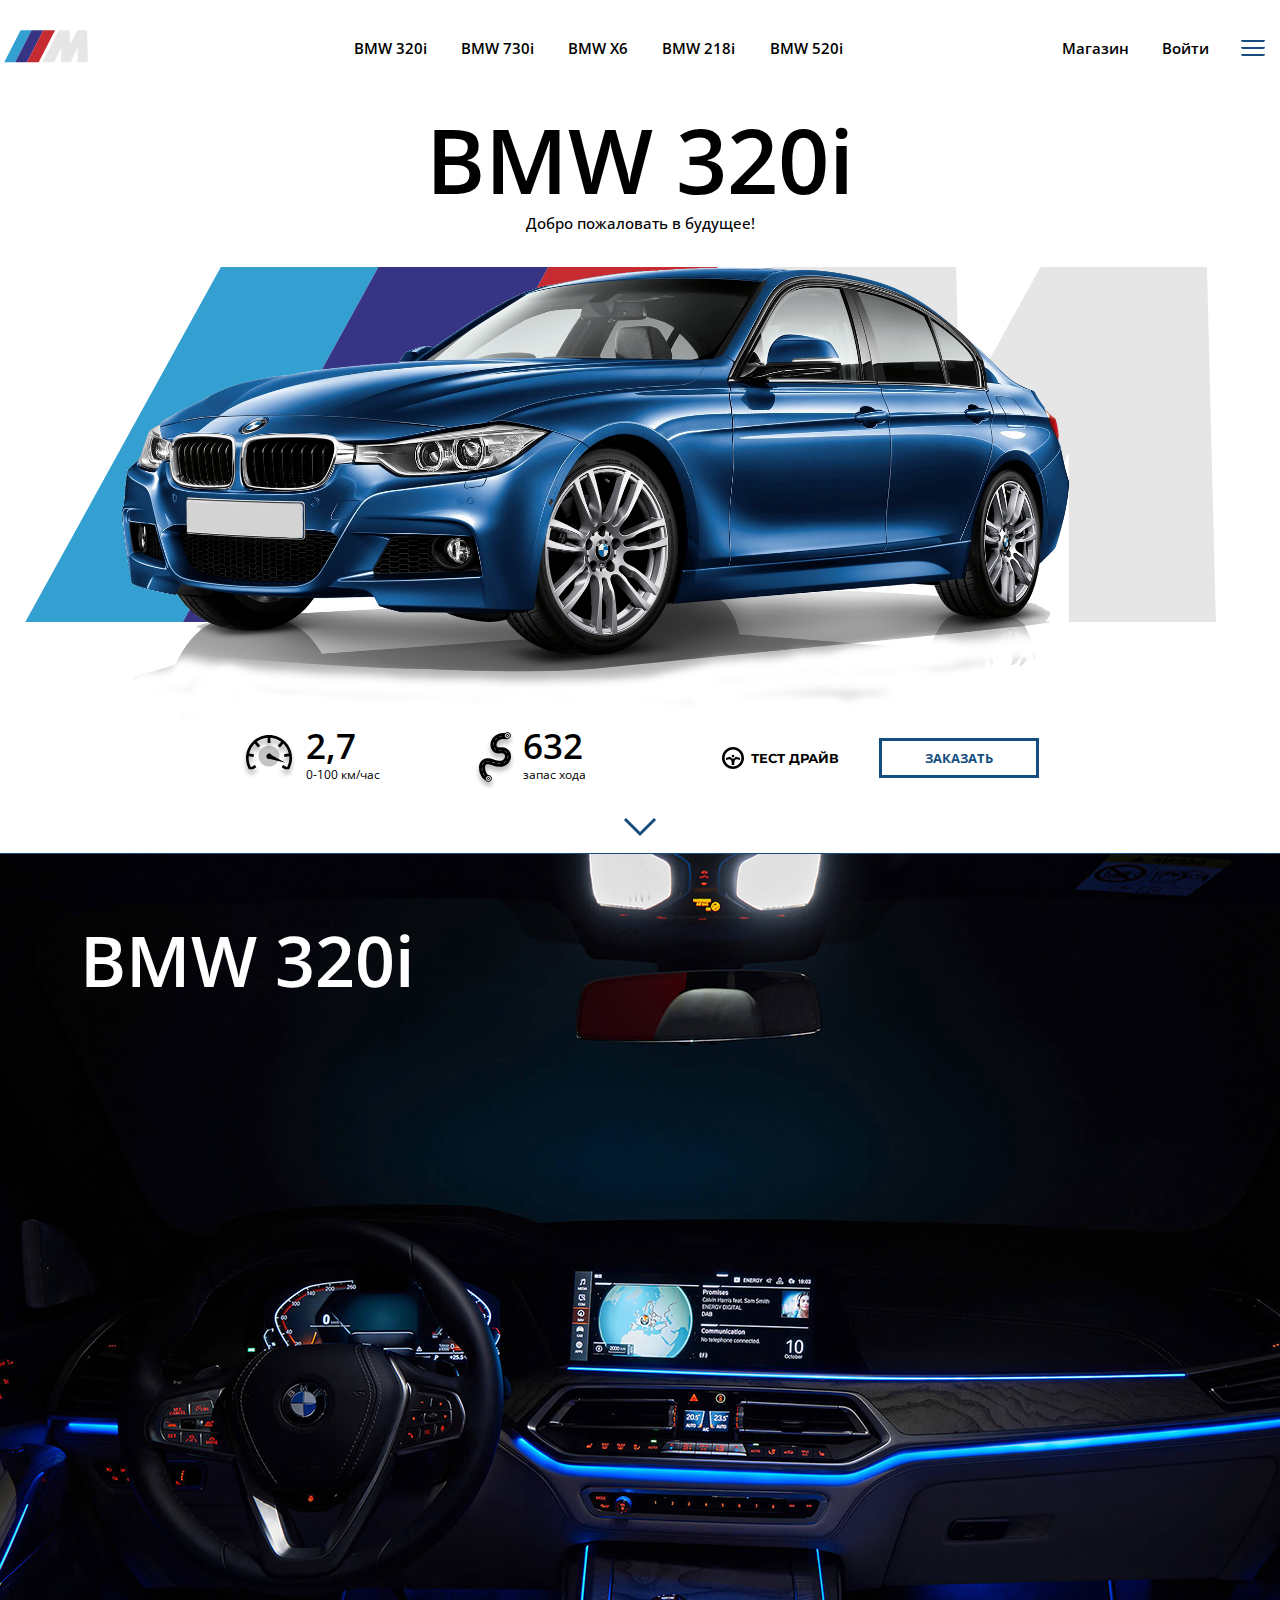
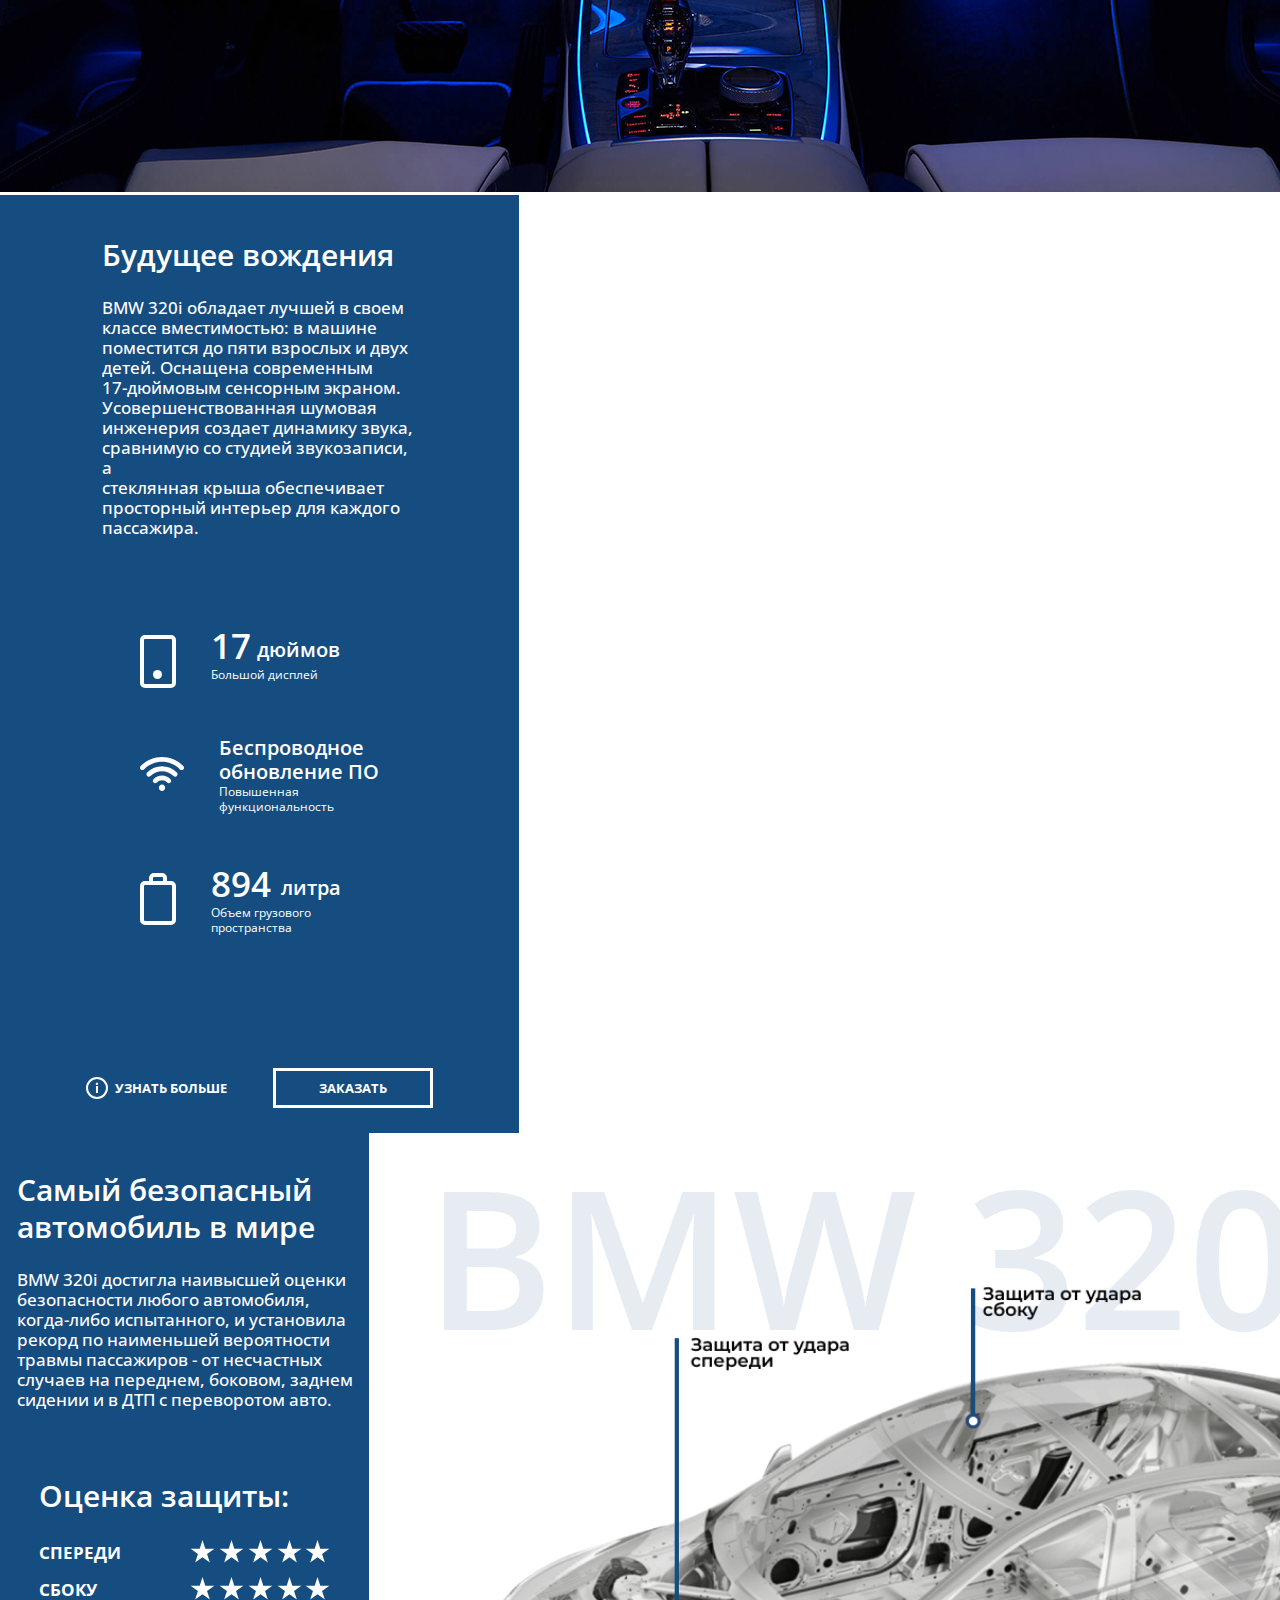
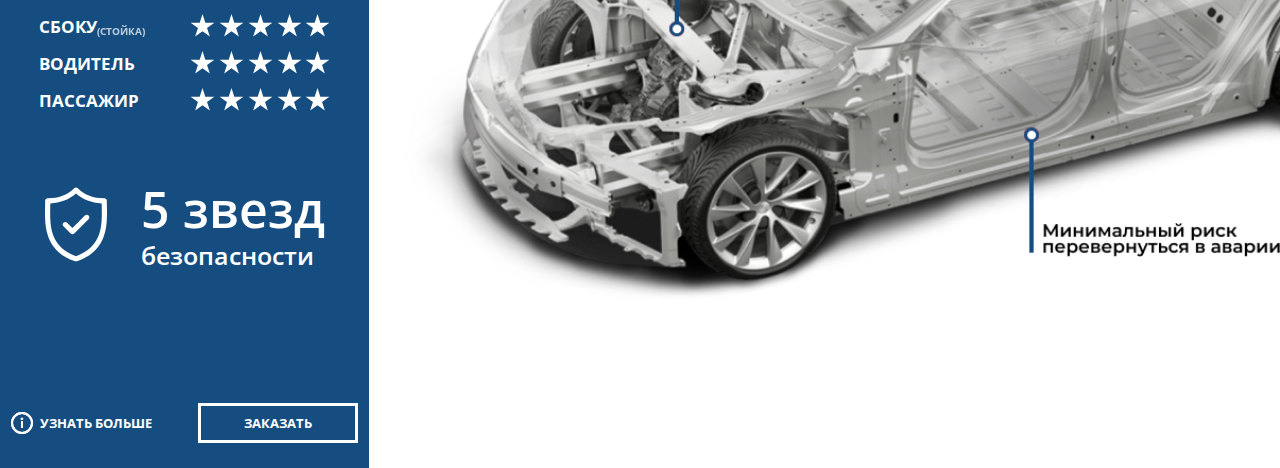
<file: сайт/index.html>
<!DOCTYPE html>
<html lang="en">

<head>
    <meta charset="UTF-8">
    <meta http-equiv="X-UA-Compatible" content="IE=edge">
    <meta name="viewport" content="width=device-width, initial-scale=1.0">
    <link rel="stylesheet" href="css/normalize.css">
    <link rel="stylesheet" href="css/style.css">
    <link href="https://fonts.googleapis.com/css2?family=Montserrat:wght@400;500;600;700&display=swap" rel="stylesheet">
    <title>Document</title>
</head>

<body>
    <header class="header">
        <div class="header__wrapper">
            <img src="img/logo1.svg" alt="" class="header__logo">
            <nav class="header__nav">
                <ul class="header__list">
                    <li class="header__item">
                        <a href="index.html" class="header__link">BMW 320i</a>
                    </li>
                    <li class="header__item">
                        <a href="html/index1.html" class="header__link">BMW 730i</a>
                    </li>
                    <li class="header__item">
                        <a href="html/index2.html" class="header__link">BMW X6</a>
                    </li>
                    <li class="header__item">
                        <a href="html/index3.html" class="header__link">BMW 218i</a>
                    </li>
                    <li class="header__item">
                        <a href="html/index4.html" class="header__link">BMW 520i</a>
                    </li>
                </ul>
            </nav>
            <div class="header__buttons">
                <button class="shop__link links">Магазин</button>
                <a href="html/index-login.html" class="login__link">Войти</a>
                <div class="header__menu">
                    <div class="header__line"></div>
                    <div class="header__line"></div>
                    <div class="header__line"></div>
                </div>
            </div>
        </div>
    </header>
    <main class="main">
        <section class="model">
            <div class="model__wrapper">
                <div class="model__title">BMW 320i</div>
                <div class="model__subtitle">Добро пожаловать в будущее!</div>
                <div class="model__main-pic">
                    <div class="model__main_wrapper">
                        <img class="car-pic" src="./img/car-320i.png" alt="">
                    </div>
                </div>
            </div>
            <div class="model__second-block">
                <div class="model__curves">
                    <div class="first__curve curve">
                        <div class="speed-pic"></div>
                        <div class="speed__info-1">
                            <div class="per-sec">
                                <div class="numeral">2,7</div>
                                <div class="sec">сек</div>
                            </div>
                            <div class="per-hour">0-100 км/час</div>
                        </div>
                    </div>
                    <div class="second__curve curve">
                        <div class="road-pic"></div>
                        <div class="speed__info-2">
                            <div class="per-sec">
                                <div class="numeral numeral-2">632</div>
                                <div class="sec">км</div>
                            </div>
                            <div class="per-hour">запас хода</div>
                        </div>
                    </div>
                </div>
                <div class="btns__block">
                    <div class="test-drive__block">
                        <div class="wheel-pic"></div>
                        <a href="" class="test-drive__link">Тест драйв</a>
                    </div>
                    <button class="to-order to-order1 ordering">Заказать</button>
                </div>
            </div>
            <div class="arrow-block">
                <img src="img/arrow.svg" alt="" class="arrow-down">
            </div>
        </section>
        <section class="salon">
            <div class="salon__left-block">
                <div class="salon__title">BMW 320i</div>
                <img src="img/salon1.jpg" alt="" class="salon-pic">
            </div>
            <div class="salon__right-block">
                <div class="title-text__block">
                    <div class="title-block">Будущее вождения</div>
                    <div class="text-block">BMW 320i обладает лучшей в своем <br> классе вместимостью: в машине <br> поместится до пяти взрослых и двух <br> детей. Оснащена современным <br> 17-дюймовым сенсорным экраном. <br> Усовершенствованная шумовая <br> инженерия создает динамику звука, <br> сравнимую со студией звукозаписи, а <br> стеклянная крыша обеспечивает <br> просторный интерьер для каждого <br> пассажира.</div>
                </div>
                <div class="edges-block">
                    <div class="first__edge edge">
                        <div class="screen-pic"></div>
                        <div class="speed__info-1 edge-info">
                            <div class="per-sec all-size">
                                <div class="numeral digit">17</div>
                                <div class="sec">дюймов</div>
                            </div>
                            <div class="per-hour big-size">Большой дисплей</div>
                        </div> 
                    </div>   
                    <div class="second__edge edge">
                        <div class="wifi-pic"></div>
                        <div class="speed__info-1 edge-info">
                            <div class="per-sec renewal">
                                <div class="sec sec2">Беспроводное <br> обновление ПО</div>
                            </div>
                            <div class="per-hour big-size">Повышенная <br> функциональность</div>
                        </div> 
                    </div>
                    <div class="third__edge edge">
                        <div class="bag-pic"></div>
                        <div class="speed__info-1 edge-info">
                            <div class="per-sec all-cap">
                                <div class="numeral capacity">894</div>
                                <div class="sec">литра</div>
                            </div>
                            <div class="per-hour big-size">Объем грузового <br> пространства</div>
                        </div> 
                    </div>      
                </div>
                <div class="btns__block-2">
                    <div class="info__block">
                        <div class="info-pic"></div>
                        <a href="" class="more-info">УЗНАТЬ БОЛЬШЕ</a>
                    </div>
                    <button class="to-order to-order-2">Заказать</button>
                </div>
            </div>
        </section>
        <section class="safety">
        <div class="safety__left-block"> 
            <div class="title-text__block-2">
                <div class="title-block">Самый безопасный <br> автомобиль в мире</div>
                <div class="text-block">BMW 320i достигла наивысшей оценки <br> безопасности любого автомобиля, <br>
                    когда-либо испытанного, и установила <br> рекорд по наименьшей вероятности <br> травмы пассажиров -
                    от несчастных <br> случаев на переднем, боковом, заднем <br> сидении и в ДТП с переворотом авто.
                </div>
            </div>
            <div class="rating-block">
                <div class="rating-text">Оценка защиты:</div>
                <div class="main__group">
                    <div class="first-group group">
                        <div class="group-text">Спереди</div>
                        <img src="img/stars.svg" alt="" class="stars">
                    </div>
                    <div class="second-group group">
                        <div class="group-text">Сбоку</div>
                        <img src="img/stars.svg" alt="" class="stars">
                    </div>
                    <div class="third-group group">
                        <div class="group-text group-text-3">Сбоку <span class="group-subtext">(стойка)</span></div>
                        <img src="img/stars.svg" alt="" class="stars">
                    </div>
                    <div class="fourth-group group">
                        <div class="group-text">ВОДИТЕЛЬ</div>
                        <img src="img/stars.svg" alt="" class="stars">
                    </div>
                    <div class="fifth-group group">
                        <div class="group-text">ПАССАжир</div>
                        <img src="img/stars.svg" alt="" class="stars">
                    </div>
                </div>
            </div>
            <div class="final-assessment rating-block">
                <img src="img/security.svg" alt="" class="security-pic">
                <div class="all__stars-text">
                    <div class="stars-numb">5 звезд</div>
                    <div class="sub-numb">безопасности</div>
                </div>
            </div>
            <div class="btns__block-3">
                <div class="info__block">
                    <img src="img/info.svg" alt="" class="info-pic">
                    <a href="" class="more-info">УЗНАТЬ БОЛЬШЕ</a>
                </div>
                <button class="to-order to-order-2">Заказать</button>
            </div>
            </div>
            <div class="safety__right-block">
            <div class="safety__title_wrapper">
                <div class="safety__title">BMW 320i</div>
            </div>
            <div class="safety-pic__wrapper">
                <img src="img/display.png" alt="" class="safety-pic">
            </div>
        </div>
        </section>
    </main>
    <section class="model1">
        <div class="model__main-pic1">
                <img class="car-pic1" src="./img/car-320i.png" alt="">
                <div class="price-block">от 4 900 000 ₽</div>
        </div>
        <div class="sentence-block-wrapper">
            <div class="sentence-block">
                <div class="sentence">ПОЛУЧИТЬ <br> ПРЕДЛОЖЕНИЕ</div>
                    <div class="private-data">ЛИЧНЫЕ ДАННЫЕ</div>
                    <input type="text" class="name-input" placeholder="Ваше имя *">
                    <input type="text" class="after-name" placeholder="Ваша фамилия *">
                    <div class="contact-info">КОНТАКТНАЯ ИНФОРМАЦИЯ</div>
                    <input type="text" class="phone-number" placeholder="Ваш номер *">
                        <label class="label-checkbox">
                            <input type="checkbox" class="agreement">
                            Нажимая кнопку, вы даете согласие на обработку ваших персональных данных, дальнейшую коммуникацию, а также согласие с правилами оказания услуг по резервированию товаров на сайте
                        </label>
                    <button class="send-data to-order">Отправить</button>
            </div>
        </div>
    </section>
    <script src="app.js"></script>
</body>

</html>
</file>
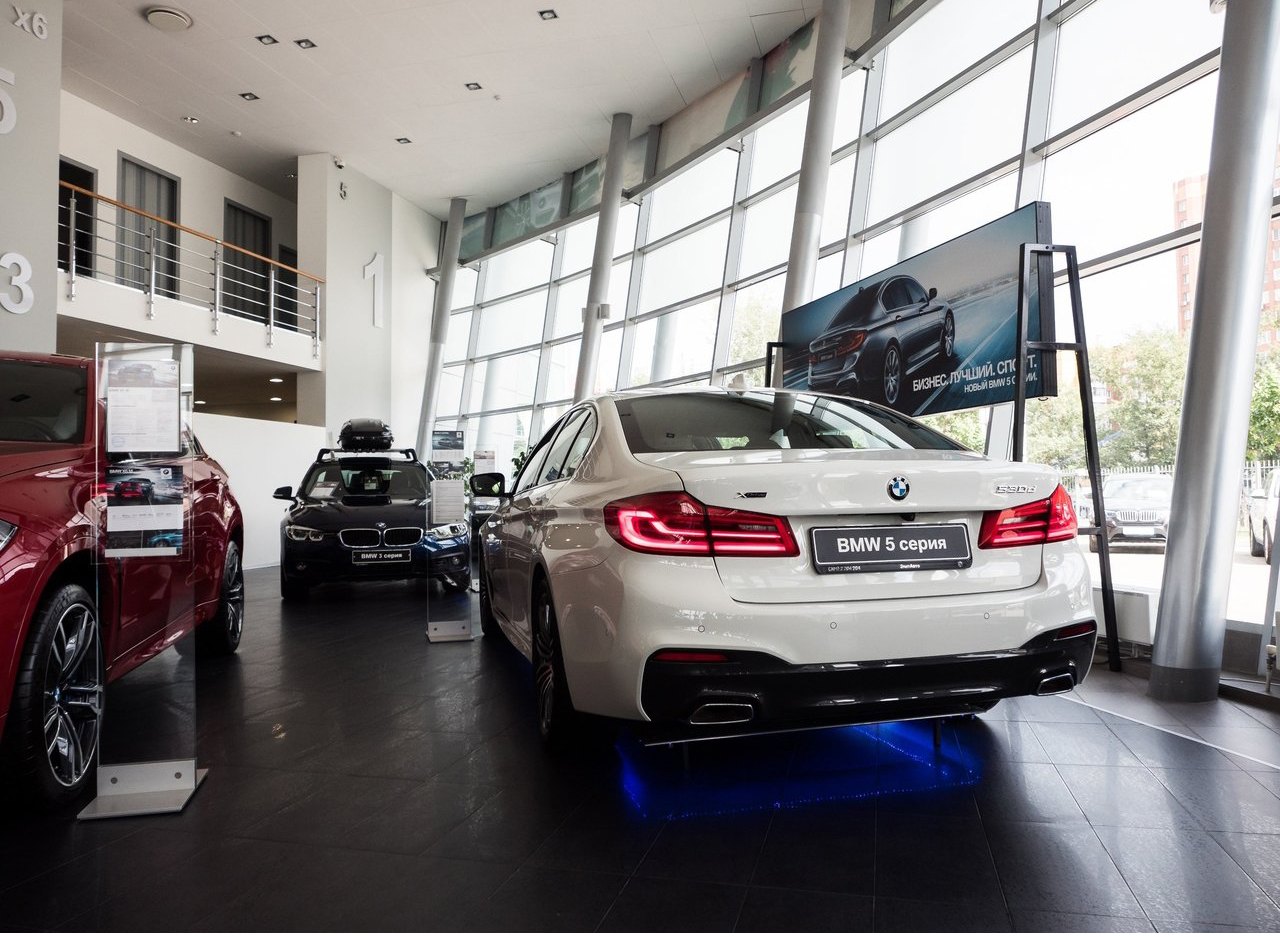
<file: сайт/html/index-login.html>
<!DOCTYPE html>
<html lang="en">
    <link rel="stylesheet" href="../css/style.css">
    <link rel="stylesheet" href="../css/normalize.css">
<head>
	<title>Document</title>
	<meta charset="UTF-8">
	<meta name="viewport" content="width=device-width, initial-scale=1">
</head>
    <div class="main-block">
        <div class="left-block"><img src="../img/login-bg-pic.jpg" alt=""></div>
        <div class="right-block">
            <div class="right__block-title">ВОЙДИТЕ В СИСТЕМУ <br> С ВАШИМ BMW ID</div>
            <input type="text" class="email" placeholder="Email">
            <input type="text" class="password" placeholder="Password">
            <div class="unifying-block">
                <label><input class="remember-me" type="checkbox">Запомнить меня</label>
                <a href="" class="forgot">Забыли пароль?</a>
            </div>
            <button class="login">Вход</button>
        </div>
    </div>
	
	<script src="../app.js"></script>
</body>
</html>
</file>
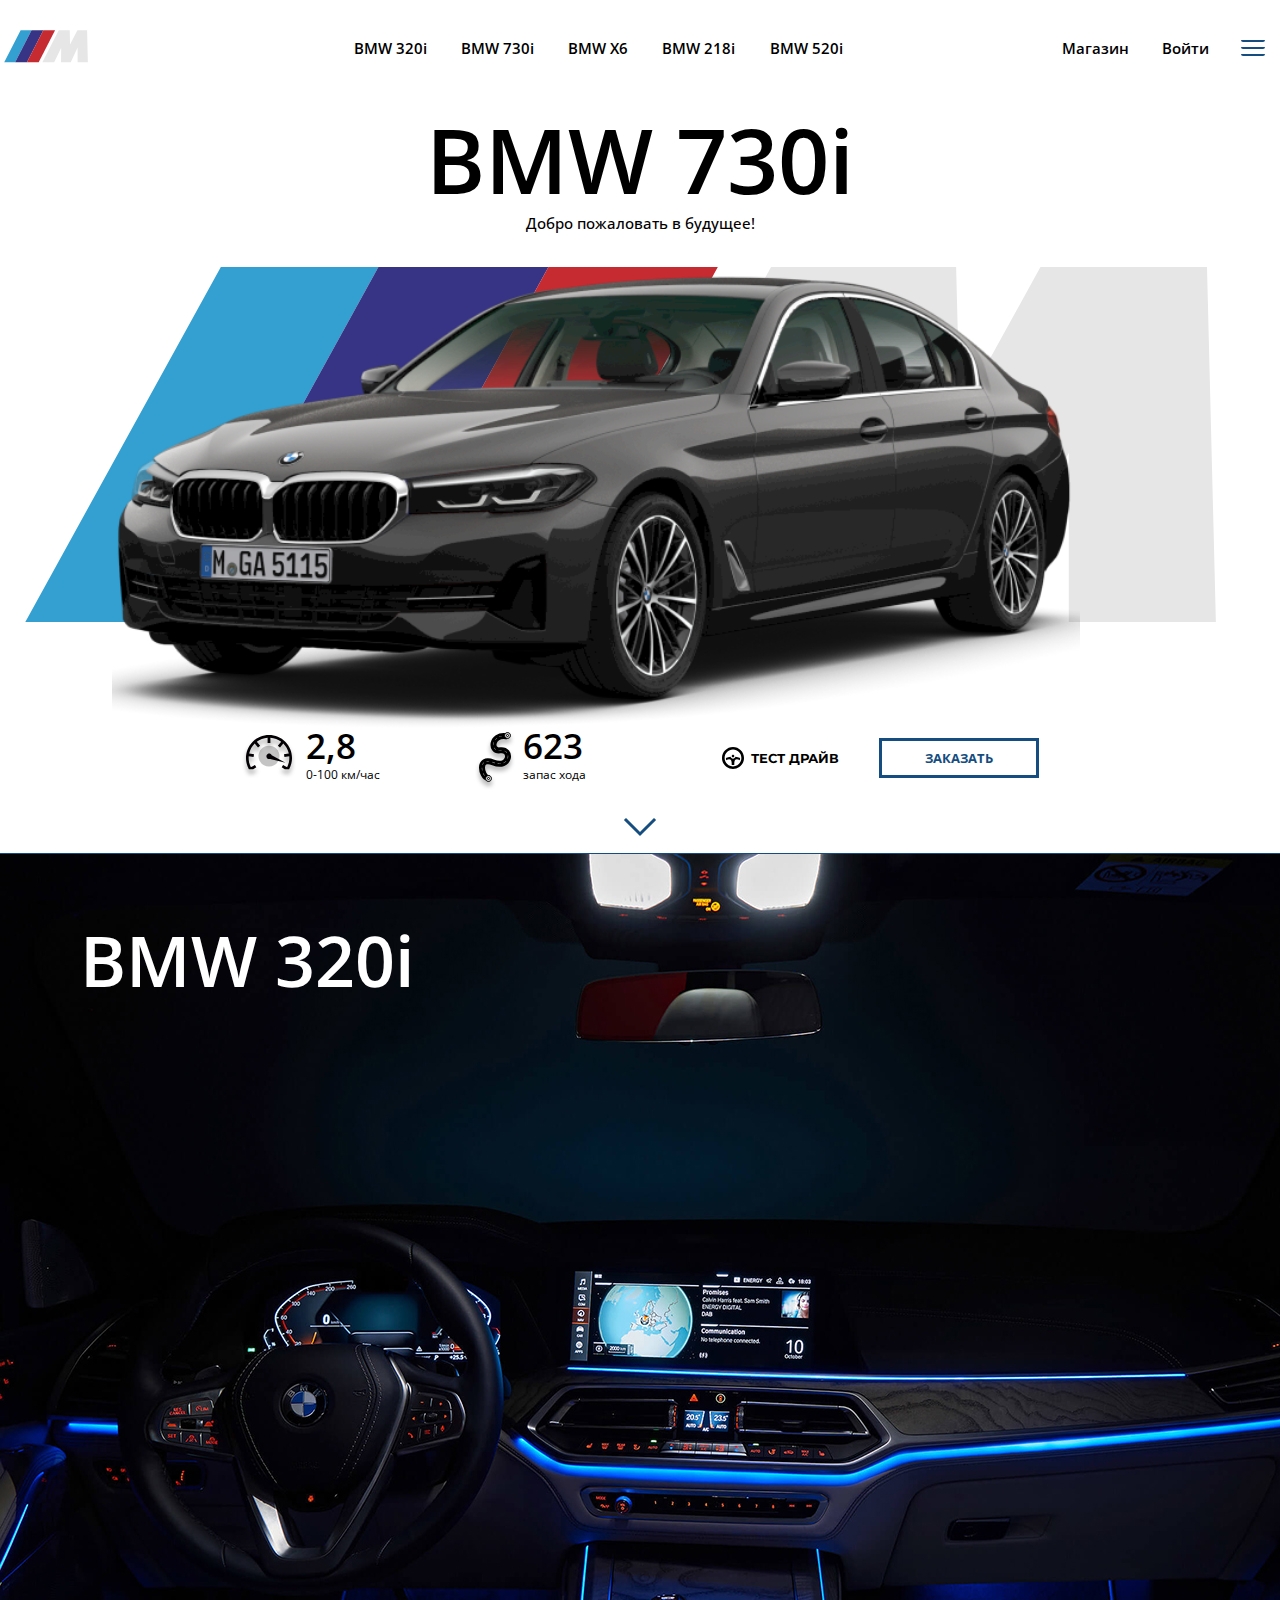
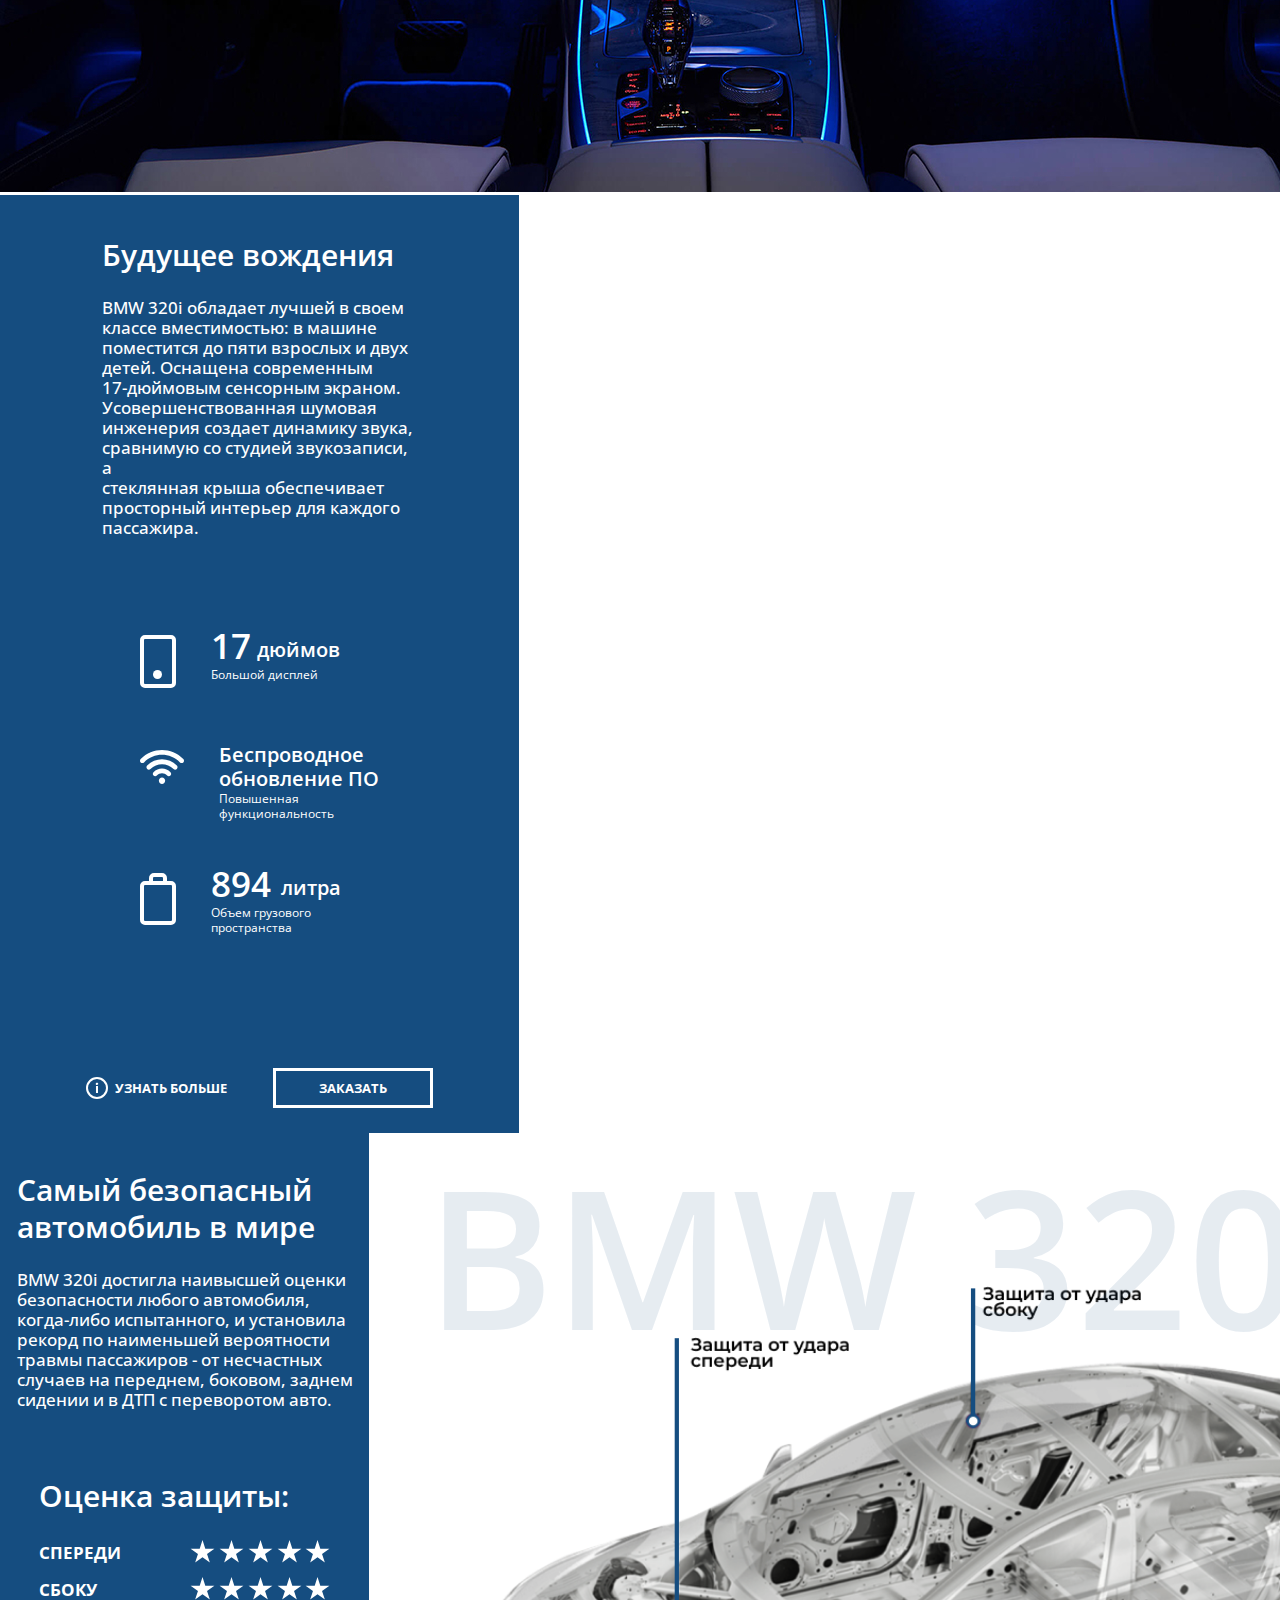
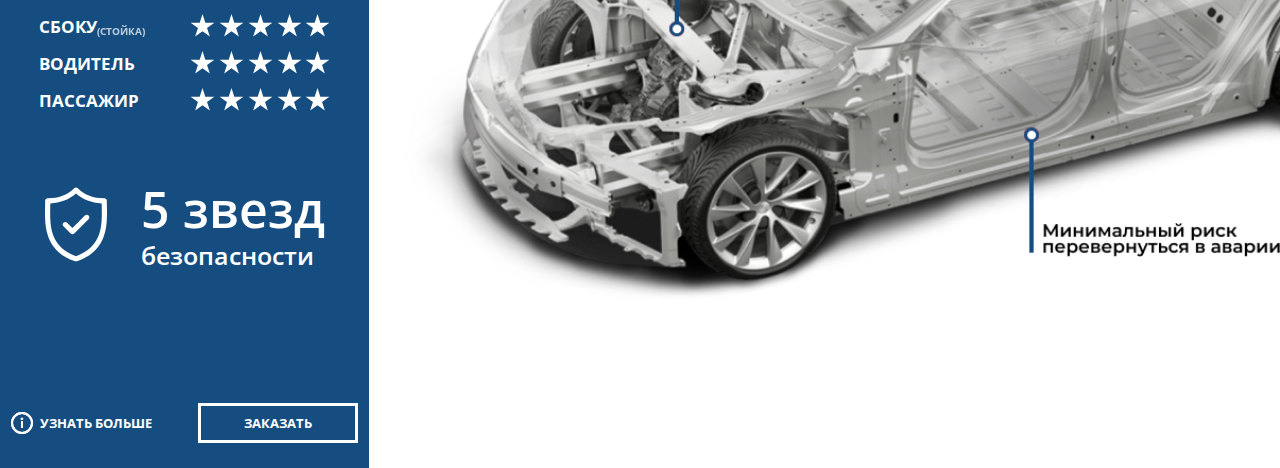
<file: сайт/html/index1.html>
<!DOCTYPE html>
<html lang="en">

<head>
    <meta charset="UTF-8">
    <meta http-equiv="X-UA-Compatible" content="IE=edge">
    <meta name="viewport" content="width=device-width, initial-scale=1.0">
    <link rel="stylesheet" href="../css/normalize.css">
    <link rel="stylesheet" href="../css/style.css">
    <link href="https://fonts.googleapis.com/css2?family=Montserrat:wght@400;500;600;700&display=swap" rel="stylesheet">
    <title>Document</title>
</head>

<body>
    <header class="header">
        <div class="header__wrapper">
            <img src="../img/logo1.svg" alt="" class="header__logo">
            <nav class="header__nav">
                <ul class="header__list">
                    <li class="header__item">
                        <a href="../index.html" class="header__link">BMW 320i</a>
                    </li>
                    <li class="header__item">
                        <a href="index1.html" class="header__link">BMW 730i</a>
                    </li>
                    <li class="header__item">
                        <a href="index2.html" class="header__link">BMW X6</a>
                    </li>
                    <li class="header__item">
                        <a href="index3.html" class="header__link">BMW 218i</a>
                    </li>
                    <li class="header__item">
                        <a href="index4.html" class="header__link">BMW 520i</a>
                    </li>
                </ul>
            </nav>
            <div class="header__buttons">
                <a href="" class="shop__link links">Магазин</a>
                <a href="index-login.html" class="login__link">Войти</a>
                <div class="header__menu">
                    <div class="header__line"></div>
                    <div class="header__line"></div>
                    <div class="header__line"></div>
                </div>
            </div>
        </div>
    </header>
    <main class="main">
        <section class="model">
            <div class="model__wrapper">
                <div class="model__title">BMW 730i</div>
                <div class="model__subtitle">Добро пожаловать в будущее!</div>
                <div class="model__main-pic">
                    <div class="model__main_wrapper">
                        <img class="car-pic" src="../img/car-730i.png" alt="">
                    </div>
                </div>
            </div>
            <div class="model__second-block">
                <div class="model__curves">
                    <div class="first__curve curve">
                        <div class="speed-pic"></div>
                        <div class="speed__info-1">
                            <div class="per-sec">
                                <div class="numeral">2,8</div>
                                <div class="sec">сек</div>
                            </div>
                            <div class="per-hour">0-100 км/час</div>
                        </div>
                    </div>
                    <div class="second__curve curve">
                        <div class="road-pic"></div>
                        <div class="speed__info-2">
                            <div class="per-sec">
                                <div class="numeral numeral-2">623</div>
                                <div class="sec">км</div>
                            </div>
                            <div class="per-hour">запас хода</div>
                        </div>
                    </div>
                </div>
                <div class="btns__block">
                    <div class="test-drive__block">
                        <div class="wheel-pic"></div>
                        <a href="" class="test-drive__link">Тест драйв</a>
                    </div>
                    <button class="to-order to-order1 ordering">Заказать</button>
                </div>
            </div>
            <div class="arrow-block">
                <img src="../img/arrow.svg" alt="" class="arrow-down">
            </div>
        </section>
        <section class="salon">
            <div class="salon__left-block">
                <div class="salon__title">BMW 320i</div>
                <img src="../img/salon1.jpg" alt="" class="salon-pic">
            </div>
            <div class="salon__right-block">
                <div class="title-text__block">
                    <div class="title-block">Будущее вождения</div>
                    <div class="text-block">BMW 320i обладает лучшей в своем <br> классе вместимостью: в машине <br> поместится до пяти взрослых и двух <br> детей. Оснащена современным <br> 17-дюймовым сенсорным экраном. <br> Усовершенствованная шумовая <br> инженерия создает динамику звука, <br> сравнимую со студией звукозаписи, а <br> стеклянная крыша обеспечивает <br> просторный интерьер для каждого <br> пассажира.</div>
                </div>
                <div class="edges-block">
                    <div class="first__curve curve first__edge">
                        <div class="screen-pic"></div>
                        <div class="speed__info-1 edge-info">
                            <div class="per-sec all-size">
                                <div class="numeral digit">17</div>
                                <div class="sec size">дюймов</div>
                            </div>
                            <div class="per-hour big-size">Большой дисплей</div>
                        </div> 
                    </div>   
                    <div class="first__curve curve second__edge">
                        <div class="wifi-pic"></div>
                        <div class="speed__info-1 edge-info">
                            <div class="per-sec renewal">
                                <div class="sec size">Беспроводное <br> обновление ПО</div>
                            </div>
                            <div class="per-hour big-size">Повышенная <br> функциональность</div>
                        </div> 
                    </div>
                    <div class="first__curve curve third__edge">
                        <div class="bag-pic"></div>
                        <div class="speed__info-1 edge-info">
                            <div class="per-sec all-cap">
                                <div class="numeral capacity">894</div>
                                <div class="sec size">литра</div>
                            </div>
                            <div class="per-hour big-size">Объем грузового <br> пространства</div>
                        </div> 
                    </div>      
                </div>
                <div class="btns__block-2">
                    <div class="info__block">
                        <div class="info-pic"></div>
                        <a href="" class="more-info">УЗНАТЬ БОЛЬШЕ</a>
                    </div>
                    <button class="to-order to-order-2 ordering">Заказать</button>
                </div>
            </div>
        </section>
        <section class="safety">
        <div class="safety__left-block salon__right-block">
            <div class="title-text__block-2">
                <div class="title-block">Самый безопасный <br> автомобиль в мире</div>
                <div class="text-block">BMW 320i достигла наивысшей оценки <br> безопасности любого автомобиля, <br>
                    когда-либо испытанного, и установила <br> рекорд по наименьшей вероятности <br> травмы пассажиров -
                    от несчастных <br> случаев на переднем, боковом, заднем <br> сидении и в ДТП с переворотом авто.
                </div>
            </div>
            <div class="rating-block">
                <div class="rating-text">Оценка защиты:</div>
                <div class="main__group">
                    <div class="first-group group">
                        <div class="group-text">Спереди</div>
                        <img src="../img/stars.svg" alt="" class="stars">
                    </div>
                    <div class="second-group group">
                        <div class="group-text">Сбоку</div>
                        <img src="../img/stars.svg" alt="" class="stars">
                    </div>
                    <div class="third-group group">
                        <div class="group-text group-text-3">Сбоку <span class="group-subtext">(стойка)</span></div>
                        <img src="../img/stars.svg" alt="" class="stars">
                    </div>
                    <div class="fourth-group group">
                        <div class="group-text">ВОДИТЕЛЬ</div>
                        <img src="../img/stars.svg" alt="" class="stars">
                    </div>
                    <div class="fifth-group group">
                        <div class="group-text">ПАССАжир</div>
                        <img src="../img/stars.svg" alt="" class="stars">
                    </div>
                </div>
            </div>
            <div class="final-assessment rating-block">
                <img src="../img/security.svg" alt="" class="security-pic">
                <div class="all__stars-text">
                    <div class="stars-numb">5 звезд</div>
                    <div class="sub-numb">безопасности</div>
                </div>
            </div>
            <div class="btns__block-2 btns__block-3">
                <div class="info__block">
                    <img src="../img/info.svg" alt="" class="info-pic">
                    <a href="" class="more-info">УЗНАТЬ БОЛЬШЕ</a>
                </div>
                <button class="to-order to-order-2">Заказать</button>
            </div>
            </div>
            <div class="salon__left-block safety__right-block">
            <div class="safety__title_wrapper">
                <div class="safety__title">BMW 320i</div>
            </div>
            <div class="safety-pic__wrapper">
                <img src="../img/display.png" alt="" class="safety-pic">
            </div>
        </div>
        </section>
    </main>
    <section class="model1">
        <div class="model__main-pic1">
                <img class="car-pic1" src="../img/car-730i.png" alt="">
                <div class="price-block">от 6 900 000 ₽</div>
        </div>
        <div class="sentence-block-wrapper">
            <div class="sentence-block">
                <div class="sentence">ПОЛУЧИТЬ <br> ПРЕДЛОЖЕНИЕ</div>
                    <div class="private-data">ЛИЧНЫЕ ДАННЫЕ</div>
                    <input type="text" class="name-input" placeholder="Ваше имя *">
                    <input type="text" class="after-name" placeholder="Ваша фамилия *">
                    <div class="contact-info">КОНТАКТНАЯ ИНФОРМАЦИЯ</div>
                    <input type="text" class="phone-number" placeholder="Ваш номер *">
                        <label class="label-checkbox">
                            <input type="checkbox" class="agreement">
                            Нажимая кнопку, вы даете согласие на обработку ваших персональных данных, дальнейшую коммуникацию, а также согласие с правилами оказания услуг по резервированию товаров на сайте
                        </label>
                    <button class="send-data to-order">Отправить</button>
            </div>
        </div>
    </section>
    <script src="../app.js"></script>
</body>

</html>
</file>
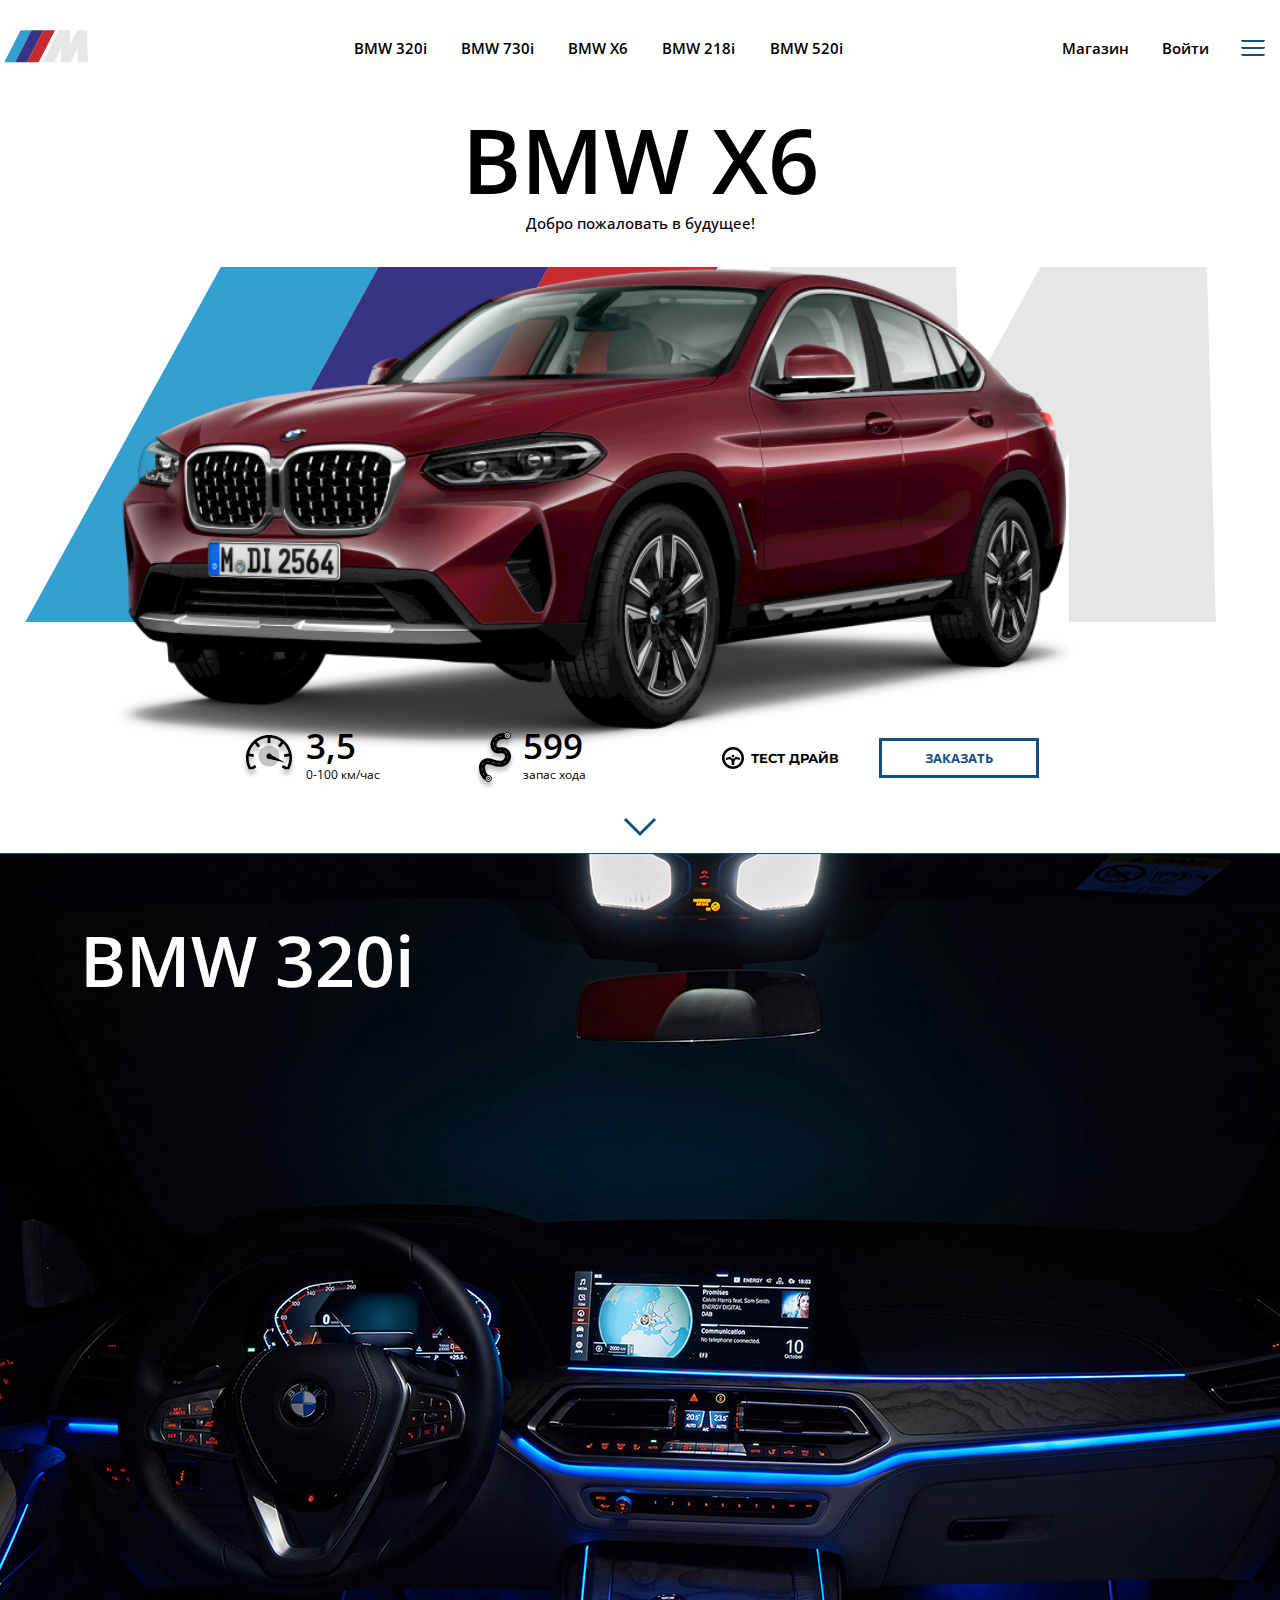
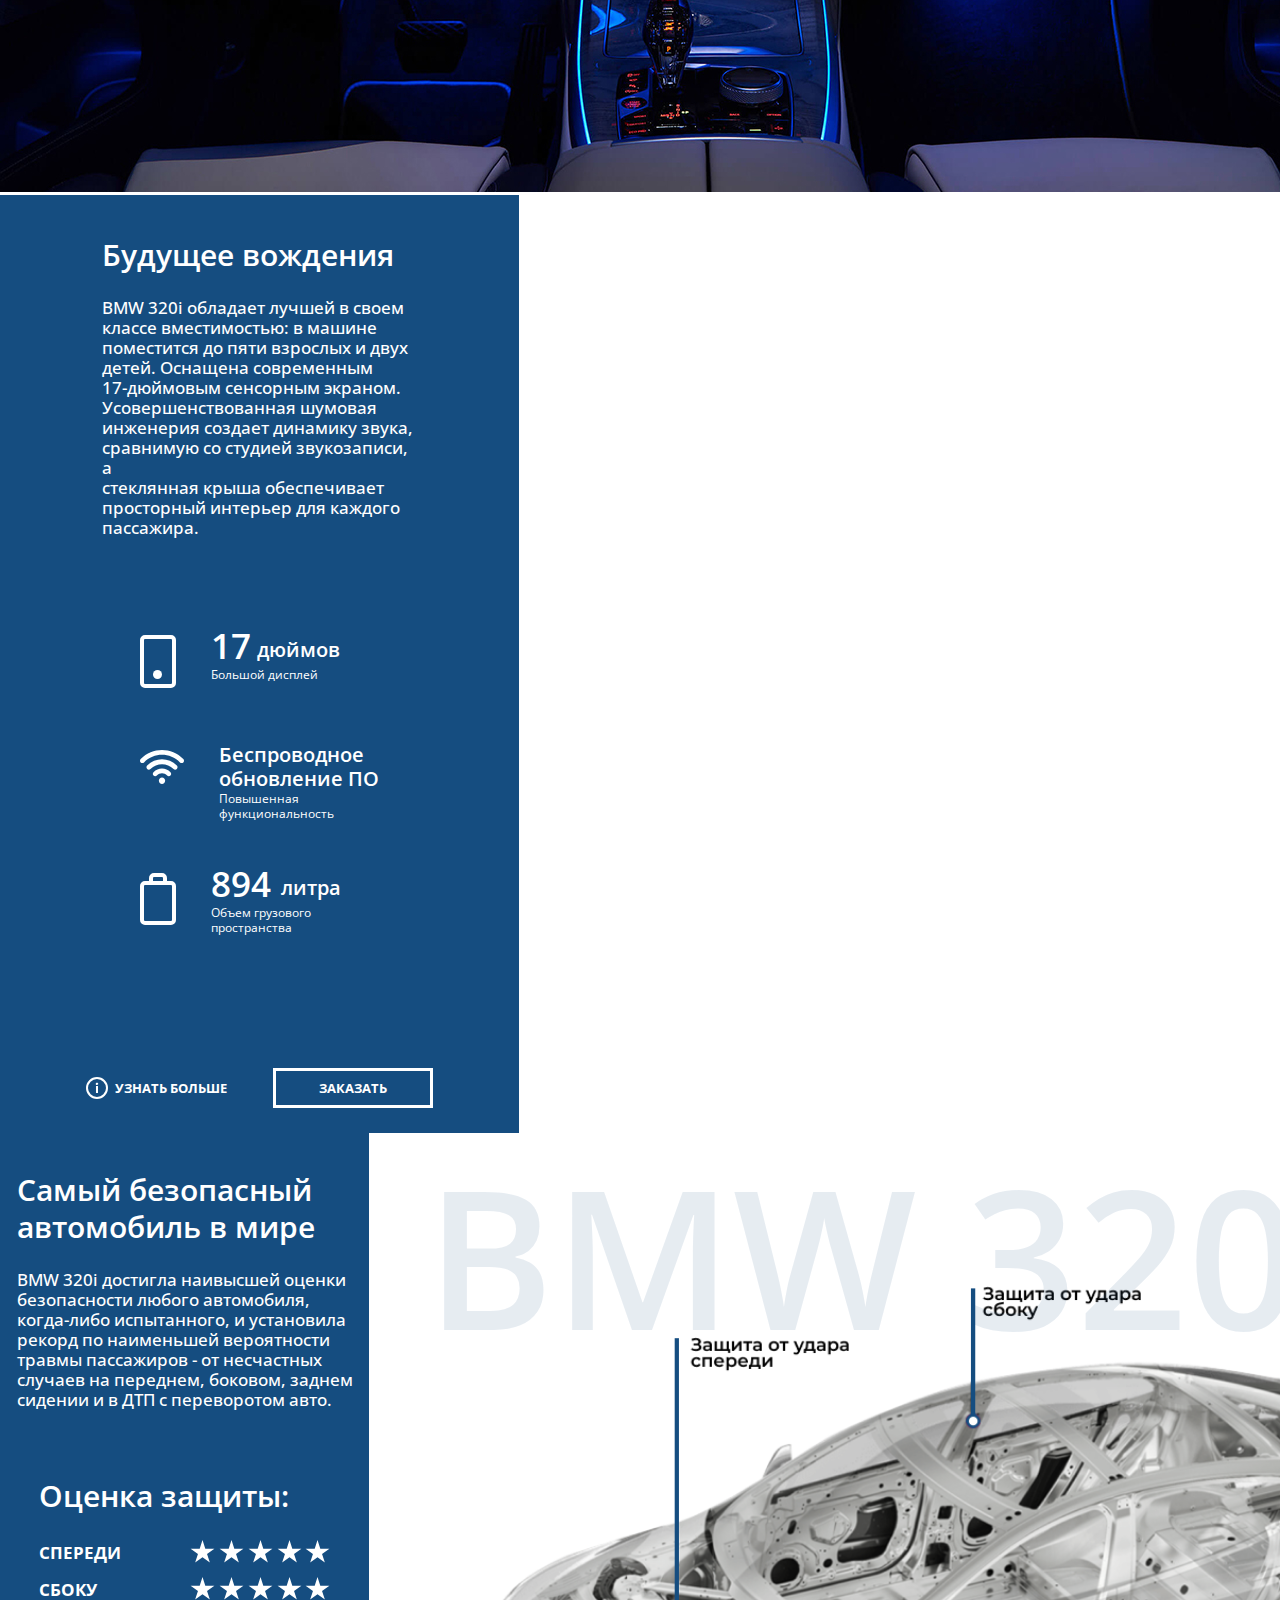
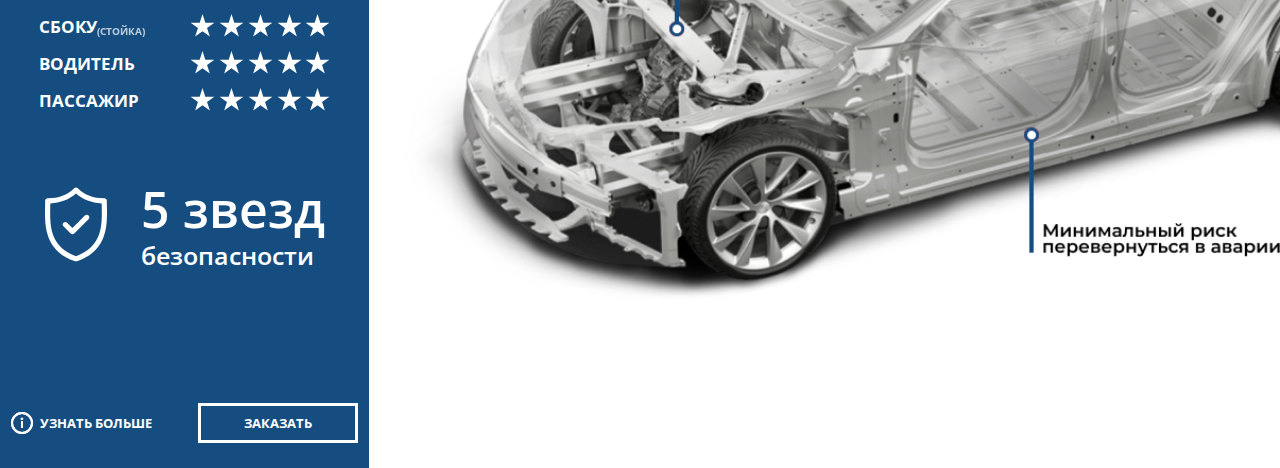
<file: сайт/html/index2.html>
<!DOCTYPE html>
<html lang="en">

<head>
    <meta charset="UTF-8">
    <meta http-equiv="X-UA-Compatible" content="IE=edge">
    <meta name="viewport" content="width=device-width, initial-scale=1.0">
    <link rel="stylesheet" href="../css/normalize.css">
    <link rel="stylesheet" href="../css/style.css">
    <link href="https://fonts.googleapis.com/css2?family=Montserrat:wght@400;500;600;700&display=swap" rel="stylesheet">
    <title>Document</title>
</head>

<body>
    <header class="header">
        <div class="header__wrapper">
            <img src="../img/logo1.svg" alt="" class="header__logo">
            <nav class="header__nav">
                <ul class="header__list">
                    <li class="header__item">
                        <a href="../index.html" class="header__link">BMW 320i</a>
                    </li>
                    <li class="header__item">
                        <a href="index1.html" class="header__link">BMW 730i</a>
                    </li>
                    <li class="header__item">
                        <a href="index2.html" class="header__link">BMW X6</a>
                    </li>
                    <li class="header__item">
                        <a href="index3.html" class="header__link">BMW 218i</a>
                    </li>
                    <li class="header__item">
                        <a href="index4.html" class="header__link">BMW 520i</a>
                    </li>
                </ul>
            </nav>
            <div class="header__buttons">
                <a href="" class="shop__link links">Магазин</a>
                <a href="index-login.html" class="login__link">Войти</a>
                <div class="header__menu">
                    <div class="header__line"></div>
                    <div class="header__line"></div>
                    <div class="header__line"></div>
                </div>
            </div>
        </div>
    </header>
    <main class="main">
        <section class="model">
            <div class="model__wrapper">
                <div class="model__title">BMW X6</div>
                <div class="model__subtitle">Добро пожаловать в будущее!</div>
                <div class="model__main-pic">
                    <div class="model__main_wrapper">
                        <img class="car-pic" src="../img/car-x6.png" alt="">
                    </div>
                </div>
            </div>
            <div class="model__second-block">
                <div class="model__curves">
                    <div class="first__curve curve">
                        <div class="speed-pic"></div>
                        <div class="speed__info-1">
                            <div class="per-sec">
                                <div class="numeral">3,5</div>
                                <div class="sec">сек</div>
                            </div>
                            <div class="per-hour">0-100 км/час</div>
                        </div>
                    </div>
                    <div class="second__curve curve">
                        <div class="road-pic"></div>
                        <div class="speed__info-2">
                            <div class="per-sec">
                                <div class="numeral numeral-2">599</div>
                                <div class="sec">км</div>
                            </div>
                            <div class="per-hour">запас хода</div>
                        </div>
                    </div>
                </div>
                <div class="btns__block">
                    <div class="test-drive__block">
                        <div class="wheel-pic"></div>
                        <a href="" class="test-drive__link">Тест драйв</a>
                    </div>
                    <button class="to-order to-order1 ordering">Заказать</button>
                </div>
            </div>
            <div class="arrow-block">
                <img src="../img/arrow.svg" alt="" class="arrow-down">
            </div>
        </section>
        <section class="salon">
            <div class="salon__left-block">
                <div class="salon__title">BMW 320i</div>
                <img src="../img/salon1.jpg" alt="" class="salon-pic">
            </div>
            <div class="salon__right-block">
                <div class="title-text__block">
                    <div class="title-block">Будущее вождения</div>
                    <div class="text-block">BMW 320i обладает лучшей в своем <br> классе вместимостью: в машине <br> поместится до пяти взрослых и двух <br> детей. Оснащена современным <br> 17-дюймовым сенсорным экраном. <br> Усовершенствованная шумовая <br> инженерия создает динамику звука, <br> сравнимую со студией звукозаписи, а <br> стеклянная крыша обеспечивает <br> просторный интерьер для каждого <br> пассажира.</div>
                </div>
                <div class="edges-block">
                    <div class="first__curve curve first__edge">
                        <div class="screen-pic"></div>
                        <div class="speed__info-1 edge-info">
                            <div class="per-sec all-size">
                                <div class="numeral digit">17</div>
                                <div class="sec size">дюймов</div>
                            </div>
                            <div class="per-hour big-size">Большой дисплей</div>
                        </div> 
                    </div>   
                    <div class="first__curve curve second__edge">
                        <div class="wifi-pic"></div>
                        <div class="speed__info-1 edge-info">
                            <div class="per-sec renewal">
                                <div class="sec size">Беспроводное <br> обновление ПО</div>
                            </div>
                            <div class="per-hour big-size">Повышенная <br> функциональность</div>
                        </div> 
                    </div>
                    <div class="first__curve curve third__edge">
                        <div class="bag-pic"></div>
                        <div class="speed__info-1 edge-info">
                            <div class="per-sec all-cap">
                                <div class="numeral capacity">894</div>
                                <div class="sec size">литра</div>
                            </div>
                            <div class="per-hour big-size">Объем грузового <br> пространства</div>
                        </div> 
                    </div>      
                </div>
                <div class="btns__block-2">
                    <div class="info__block">
                        <div class="info-pic"></div>
                        <a href="" class="more-info">УЗНАТЬ БОЛЬШЕ</a>
                    </div>
                    <button class="to-order to-order-2">Заказать</button>
                </div>
            </div>
        </section>
        <section class="safety">
        <div class="safety__left-block salon__right-block">
            <div class="title-text__block-2">
                <div class="title-block">Самый безопасный <br> автомобиль в мире</div>
                <div class="text-block">BMW 320i достигла наивысшей оценки <br> безопасности любого автомобиля, <br>
                    когда-либо испытанного, и установила <br> рекорд по наименьшей вероятности <br> травмы пассажиров -
                    от несчастных <br> случаев на переднем, боковом, заднем <br> сидении и в ДТП с переворотом авто.
                </div>
            </div>
            <div class="rating-block">
                <div class="rating-text">Оценка защиты:</div>
                <div class="main__group">
                    <div class="first-group group">
                        <div class="group-text">Спереди</div>
                        <img src="../img/stars.svg" alt="" class="stars">
                    </div>
                    <div class="second-group group">
                        <div class="group-text">Сбоку</div>
                        <img src="../img/stars.svg" alt="" class="stars">
                    </div>
                    <div class="third-group group">
                        <div class="group-text group-text-3">Сбоку <span class="group-subtext">(стойка)</span></div>
                        <img src="../img/stars.svg" alt="" class="stars">
                    </div>
                    <div class="fourth-group group">
                        <div class="group-text">ВОДИТЕЛЬ</div>
                        <img src="../img/stars.svg" alt="" class="stars">
                    </div>
                    <div class="fifth-group group">
                        <div class="group-text">ПАССАжир</div>
                        <img src="../img/stars.svg" alt="" class="stars">
                    </div>
                </div>
            </div>
            <div class="final-assessment rating-block">
                <img src="../img/security.svg" alt="" class="security-pic">
                <div class="all__stars-text">
                    <div class="stars-numb">5 звезд</div>
                    <div class="sub-numb">безопасности</div>
                </div>
            </div>
            <div class="btns__block-2 btns__block-3">
                <div class="info__block">
                    <img src="../img/info.svg" alt="" class="info-pic">
                    <a href="" class="more-info">УЗНАТЬ БОЛЬШЕ</a>
                </div>
                <button class="to-order to-order-2">Заказать</button>
            </div>
            </div>
            <div class="salon__left-block safety__right-block">
            <div class="safety__title_wrapper">
                <div class="safety__title">BMW 320i</div>
            </div>
            <div class="safety-pic__wrapper">
                <img src="../img/display.png" alt="" class="safety-pic">
            </div>
        </div>
        </section>
    </main>
    <section class="model1">
        <div class="model__main-pic1">
                <img class="car-pic1" src="../img/car-x6.png" alt="">
                <div class="price-block">от 6 900 000 ₽</div>
        </div>
        <div class="sentence-block-wrapper">
            <div class="sentence-block">
                <div class="sentence">ПОЛУЧИТЬ <br> ПРЕДЛОЖЕНИЕ</div>
                    <div class="private-data">ЛИЧНЫЕ ДАННЫЕ</div>
                    <input type="text" class="name-input" placeholder="Ваше имя *">
                    <input type="text" class="after-name" placeholder="Ваша фамилия *">
                    <div class="contact-info">КОНТАКТНАЯ ИНФОРМАЦИЯ</div>
                    <input type="text" class="phone-number" placeholder="Ваш номер *">
                        <label class="label-checkbox">
                            <input type="checkbox" class="agreement">
                            Нажимая кнопку, вы даете согласие на обработку ваших персональных данных, дальнейшую коммуникацию, а также согласие с правилами оказания услуг по резервированию товаров на сайте
                        </label>
                    <button class="send-data to-order">Отправить</button>
            </div>
        </div>
    </section>
    <script src="../app.js"></script>
</body>

</html>
</file>
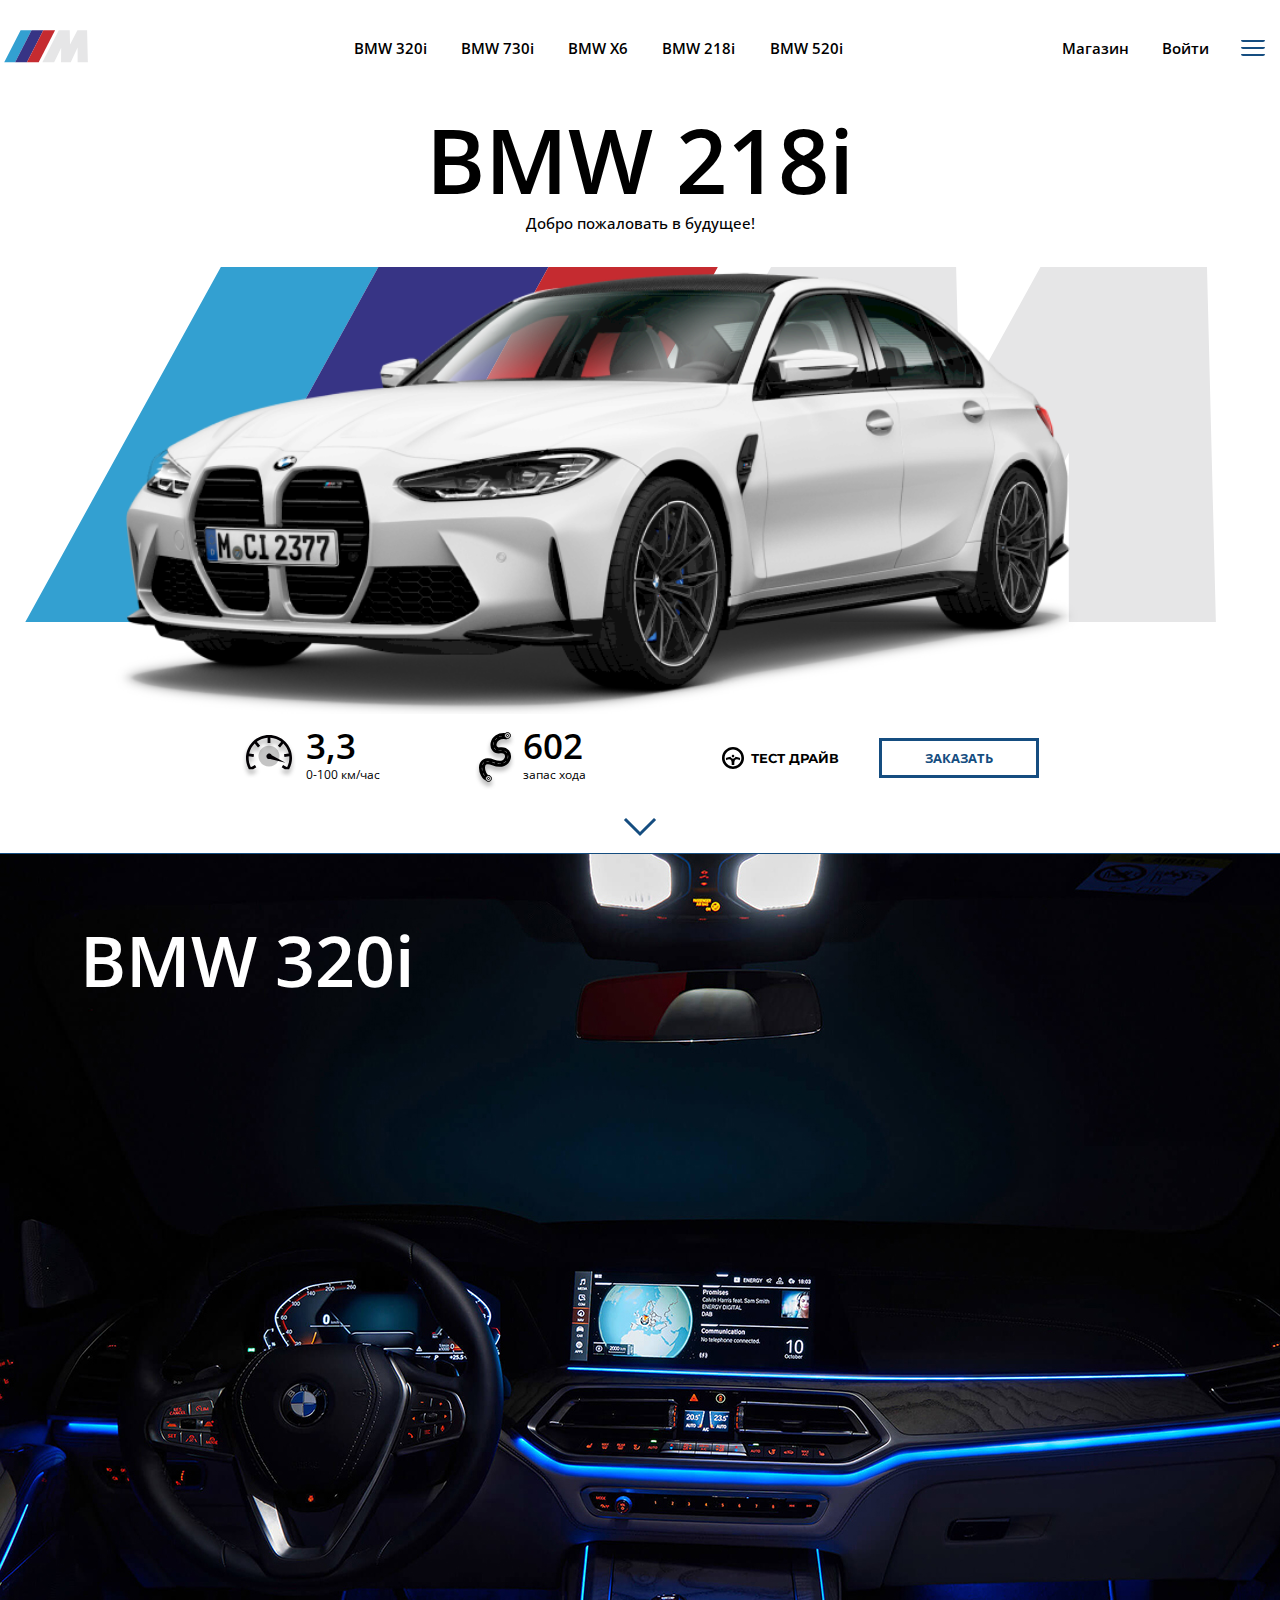
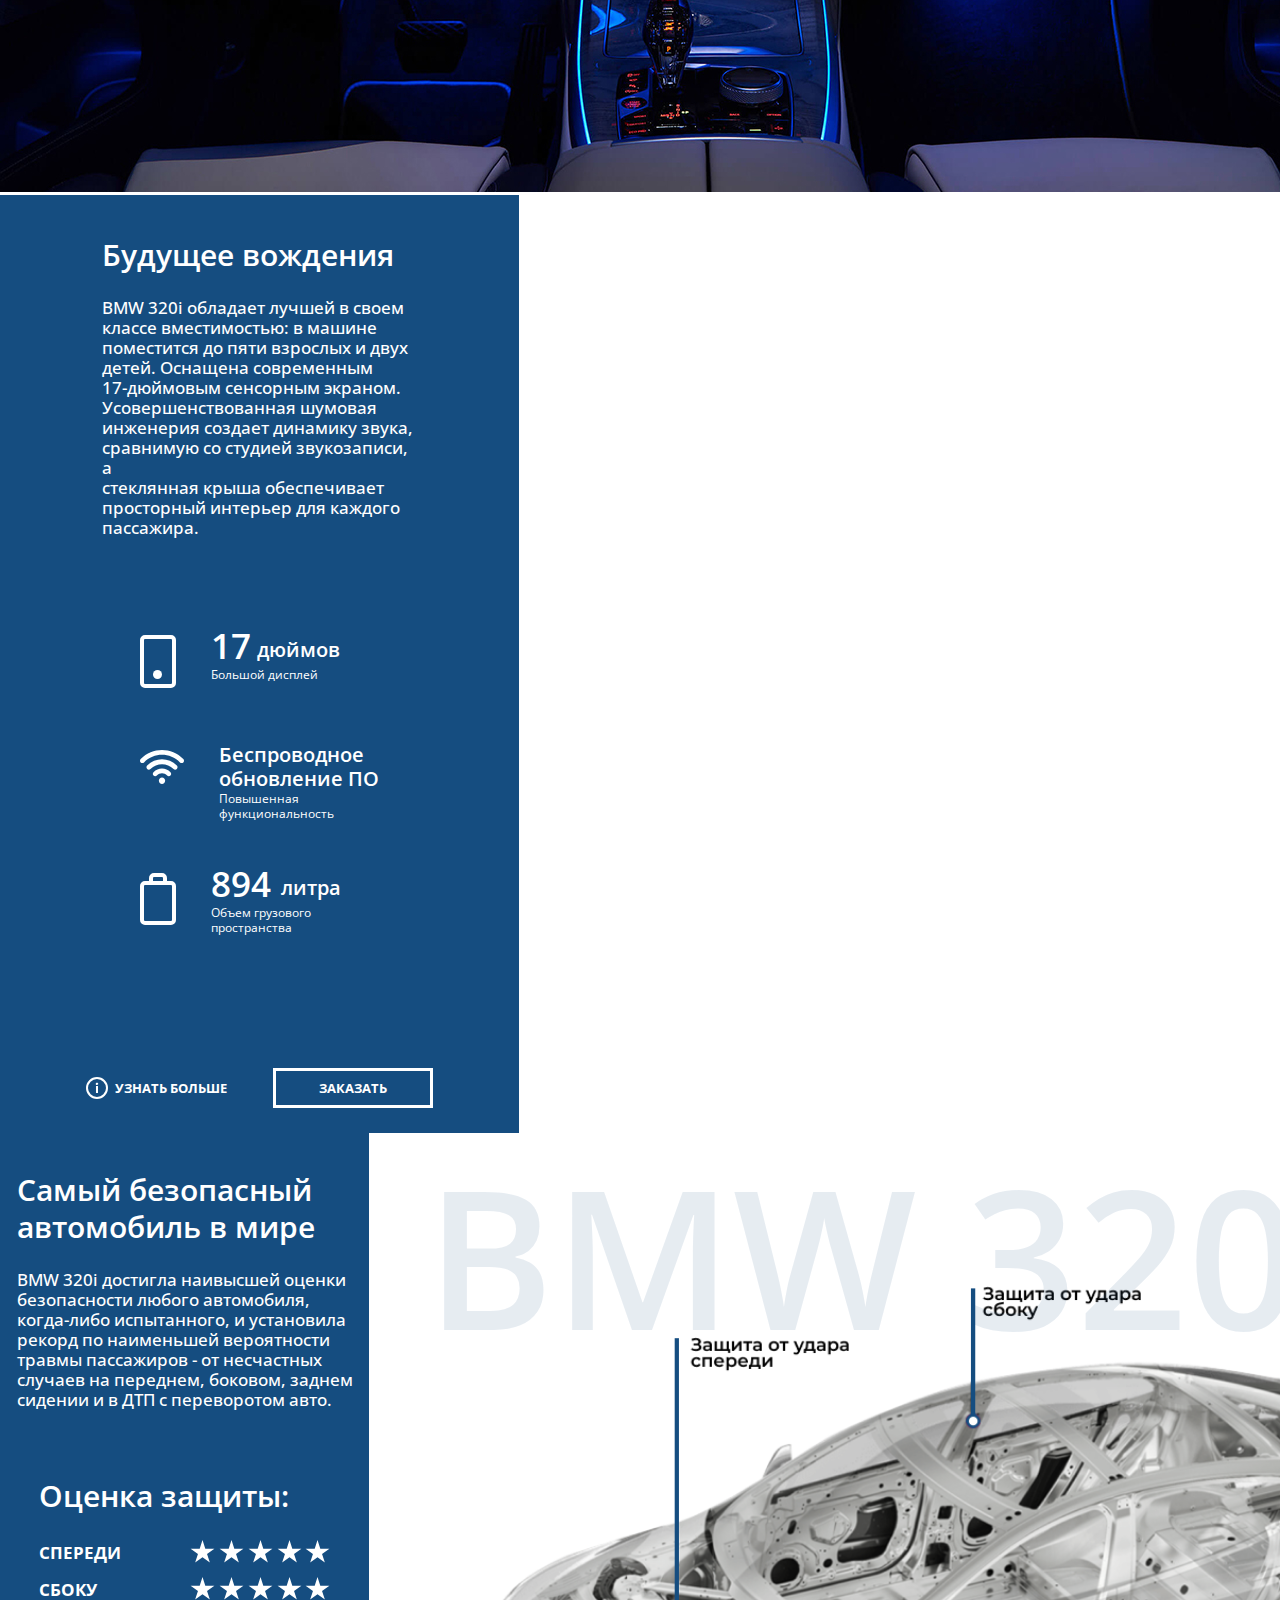
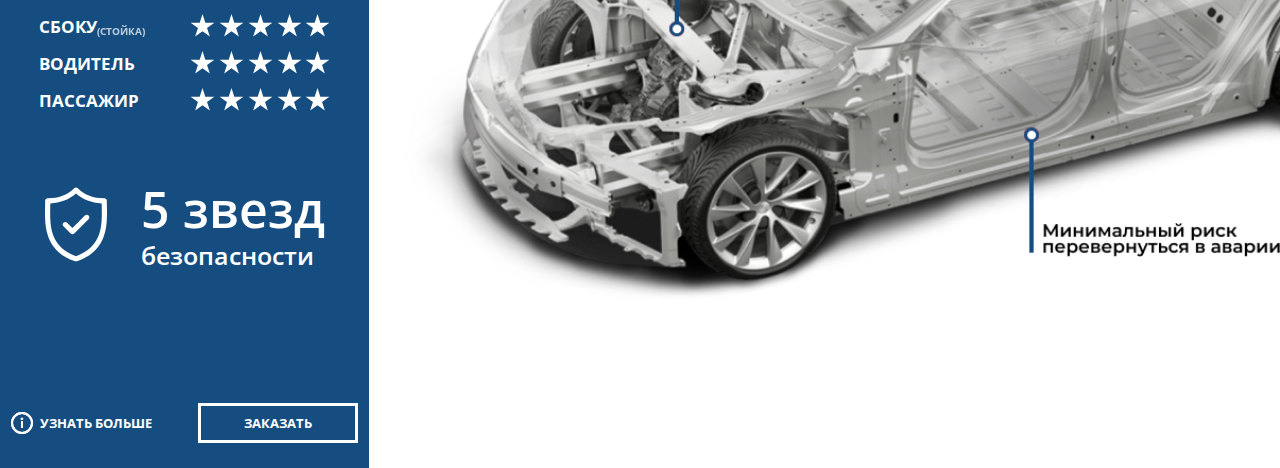
<file: сайт/html/index3.html>
<!DOCTYPE html>
<html lang="en">

<head>
    <meta charset="UTF-8">
    <meta http-equiv="X-UA-Compatible" content="IE=edge">
    <meta name="viewport" content="width=device-width, initial-scale=1.0">
    <link rel="stylesheet" href="../css/normalize.css">
    <link rel="stylesheet" href="../css/style.css">
    <link href="https://fonts.googleapis.com/css2?family=Montserrat:wght@400;500;600;700&display=swap" rel="stylesheet">
    <title>Document</title>
</head>

<body>
    <header class="header">
        <div class="header__wrapper">
            <img src="../img/logo1.svg" alt="" class="header__logo">
            <nav class="header__nav">
                <ul class="header__list">
                    <li class="header__item">
                        <a href="../index.html" class="header__link">BMW 320i</a>
                    </li>
                    <li class="header__item">
                        <a href="index1.html" class="header__link">BMW 730i</a>
                    </li>
                    <li class="header__item">
                        <a href="index2.html" class="header__link">BMW X6</a>
                    </li>
                    <li class="header__item">
                        <a href="index3.html" class="header__link">BMW 218i</a>
                    </li>
                    <li class="header__item">
                        <a href="index4.html" class="header__link">BMW 520i</a>
                    </li>
                </ul>
            </nav>
            <div class="header__buttons">
                <a href="" class="shop__link links">Магазин</a>
                <a href="index-login.html" class="login__link">Войти</a>
                <div class="header__menu">
                    <div class="header__line"></div>
                    <div class="header__line"></div>
                    <div class="header__line"></div>
                </div>
            </div>
        </div>
    </header>
    <main class="main">
        <section class="model">
            <div class="model__wrapper">
                <div class="model__title">BMW 218i</div>
                <div class="model__subtitle">Добро пожаловать в будущее!</div>
                <div class="model__main-pic">
                    <div class="model__main_wrapper">
                        <img class="car-pic" src="../img/car-the-2.png" alt="">
                    </div>
                </div>
            </div>
            <div class="model__second-block">
                <div class="model__curves">
                    <div class="first__curve curve">
                        <div class="speed-pic"></div>
                        <div class="speed__info-1">
                            <div class="per-sec">
                                <div class="numeral">3,3</div>
                                <div class="sec">сек</div>
                            </div>
                            <div class="per-hour">0-100 км/час</div>
                        </div>
                    </div>
                    <div class="second__curve curve">
                        <div class="road-pic"></div>
                        <div class="speed__info-2">
                            <div class="per-sec">
                                <div class="numeral numeral-2">602</div>
                                <div class="sec">км</div>
                            </div>
                            <div class="per-hour">запас хода</div>
                        </div>
                    </div>
                </div>
                <div class="btns__block">
                    <div class="test-drive__block">
                        <div class="wheel-pic"></div>
                        <a href="" class="test-drive__link">Тест драйв</a>
                    </div>
                    <button class="to-order to-order1 ordering">Заказать</button>
                </div>
            </div>
            <div class="arrow-block">
                <img src="../img/arrow.svg" alt="" class="arrow-down">
            </div>
        </section>
        <section class="salon">
            <div class="salon__left-block">
                <div class="salon__title">BMW 320i</div>
                <img src="../img/salon1.jpg" alt="" class="salon-pic">
            </div>
            <div class="salon__right-block">
                <div class="title-text__block">
                    <div class="title-block">Будущее вождения</div>
                    <div class="text-block">BMW 320i обладает лучшей в своем <br> классе вместимостью: в машине <br> поместится до пяти взрослых и двух <br> детей. Оснащена современным <br> 17-дюймовым сенсорным экраном. <br> Усовершенствованная шумовая <br> инженерия создает динамику звука, <br> сравнимую со студией звукозаписи, а <br> стеклянная крыша обеспечивает <br> просторный интерьер для каждого <br> пассажира.</div>
                </div>
                <div class="edges-block">
                    <div class="first__curve curve first__edge">
                        <div class="screen-pic"></div>
                        <div class="speed__info-1 edge-info">
                            <div class="per-sec all-size">
                                <div class="numeral digit">17</div>
                                <div class="sec size">дюймов</div>
                            </div>
                            <div class="per-hour big-size">Большой дисплей</div>
                        </div> 
                    </div>   
                    <div class="first__curve curve second__edge">
                        <div class="wifi-pic"></div>
                        <div class="speed__info-1 edge-info">
                            <div class="per-sec renewal">
                                <div class="sec size">Беспроводное <br> обновление ПО</div>
                            </div>
                            <div class="per-hour big-size">Повышенная <br> функциональность</div>
                        </div> 
                    </div>
                    <div class="first__curve curve third__edge">
                        <div class="bag-pic"></div>
                        <div class="speed__info-1 edge-info">
                            <div class="per-sec all-cap">
                                <div class="numeral capacity">894</div>
                                <div class="sec size">литра</div>
                            </div>
                            <div class="per-hour big-size">Объем грузового <br> пространства</div>
                        </div> 
                    </div>      
                </div>
                <div class="btns__block-2">
                    <div class="info__block">
                        <div class="info-pic"></div>
                        <a href="" class="more-info">УЗНАТЬ БОЛЬШЕ</a>
                    </div>
                    <button class="to-order to-order-2">Заказать</button>
                </div>
            </div>
        </section>
        <section class="safety">
        <div class="safety__left-block salon__right-block">
            <div class="title-text__block-2">
                <div class="title-block">Самый безопасный <br> автомобиль в мире</div>
                <div class="text-block">BMW 320i достигла наивысшей оценки <br> безопасности любого автомобиля, <br>
                    когда-либо испытанного, и установила <br> рекорд по наименьшей вероятности <br> травмы пассажиров -
                    от несчастных <br> случаев на переднем, боковом, заднем <br> сидении и в ДТП с переворотом авто.
                </div>
            </div>
            <div class="rating-block">
                <div class="rating-text">Оценка защиты:</div>
                <div class="main__group">
                    <div class="first-group group">
                        <div class="group-text">Спереди</div>
                        <img src="../img/stars.svg" alt="" class="stars">
                    </div>
                    <div class="second-group group">
                        <div class="group-text">Сбоку</div>
                        <img src="../img/stars.svg" alt="" class="stars">
                    </div>
                    <div class="third-group group">
                        <div class="group-text group-text-3">Сбоку <span class="group-subtext">(стойка)</span></div>
                        <img src="../img/stars.svg" alt="" class="stars">
                    </div>
                    <div class="fourth-group group">
                        <div class="group-text">ВОДИТЕЛЬ</div>
                        <img src="../img/stars.svg" alt="" class="stars">
                    </div>
                    <div class="fifth-group group">
                        <div class="group-text">ПАССАжир</div>
                        <img src="../img/stars.svg" alt="" class="stars">
                    </div>
                </div>
            </div>
            <div class="final-assessment rating-block">
                <img src="../img/security.svg" alt="" class="security-pic">
                <div class="all__stars-text">
                    <div class="stars-numb">5 звезд</div>
                    <div class="sub-numb">безопасности</div>
                </div>
            </div>
            <div class="btns__block-2 btns__block-3">
                <div class="info__block">
                    <img src="../img/info.svg" alt="" class="info-pic">
                    <a href="" class="more-info">УЗНАТЬ БОЛЬШЕ</a>
                </div>
                <button class="to-order to-order-2">Заказать</button>
            </div>
            </div>
            <div class="salon__left-block safety__right-block">
            <div class="safety__title_wrapper">
                <div class="safety__title">BMW 320i</div>
            </div>
            <div class="safety-pic__wrapper">
                <img src="../img/display.png" alt="" class="safety-pic">
            </div>
        </div>
        </section>
    </main>
    <section class="model1">
        <div class="model__main-pic1">
                <img class="car-pic1" src="../img/car-the-2.png" alt="">
                <div class="price-block">от 5 900 000 ₽</div>
        </div>
        <div class="sentence-block-wrapper">
            <div class="sentence-block">
                <div class="sentence">ПОЛУЧИТЬ <br> ПРЕДЛОЖЕНИЕ</div>
                    <div class="private-data">ЛИЧНЫЕ ДАННЫЕ</div>
                    <input type="text" class="name-input" placeholder="Ваше имя *">
                    <input type="text" class="after-name" placeholder="Ваша фамилия *">
                    <div class="contact-info">КОНТАКТНАЯ ИНФОРМАЦИЯ</div>
                    <input type="text" class="phone-number" placeholder="Ваш номер *">
                        <label class="label-checkbox">
                            <input type="checkbox" class="agreement">
                            Нажимая кнопку, вы даете согласие на обработку ваших персональных данных, дальнейшую коммуникацию, а также согласие с правилами оказания услуг по резервированию товаров на сайте
                        </label>
                    <button class="send-data to-order">Отправить</button>
            </div>
        </div>
    </section>
    <script src="../app.js"></script>
</body>

</html>
</file>
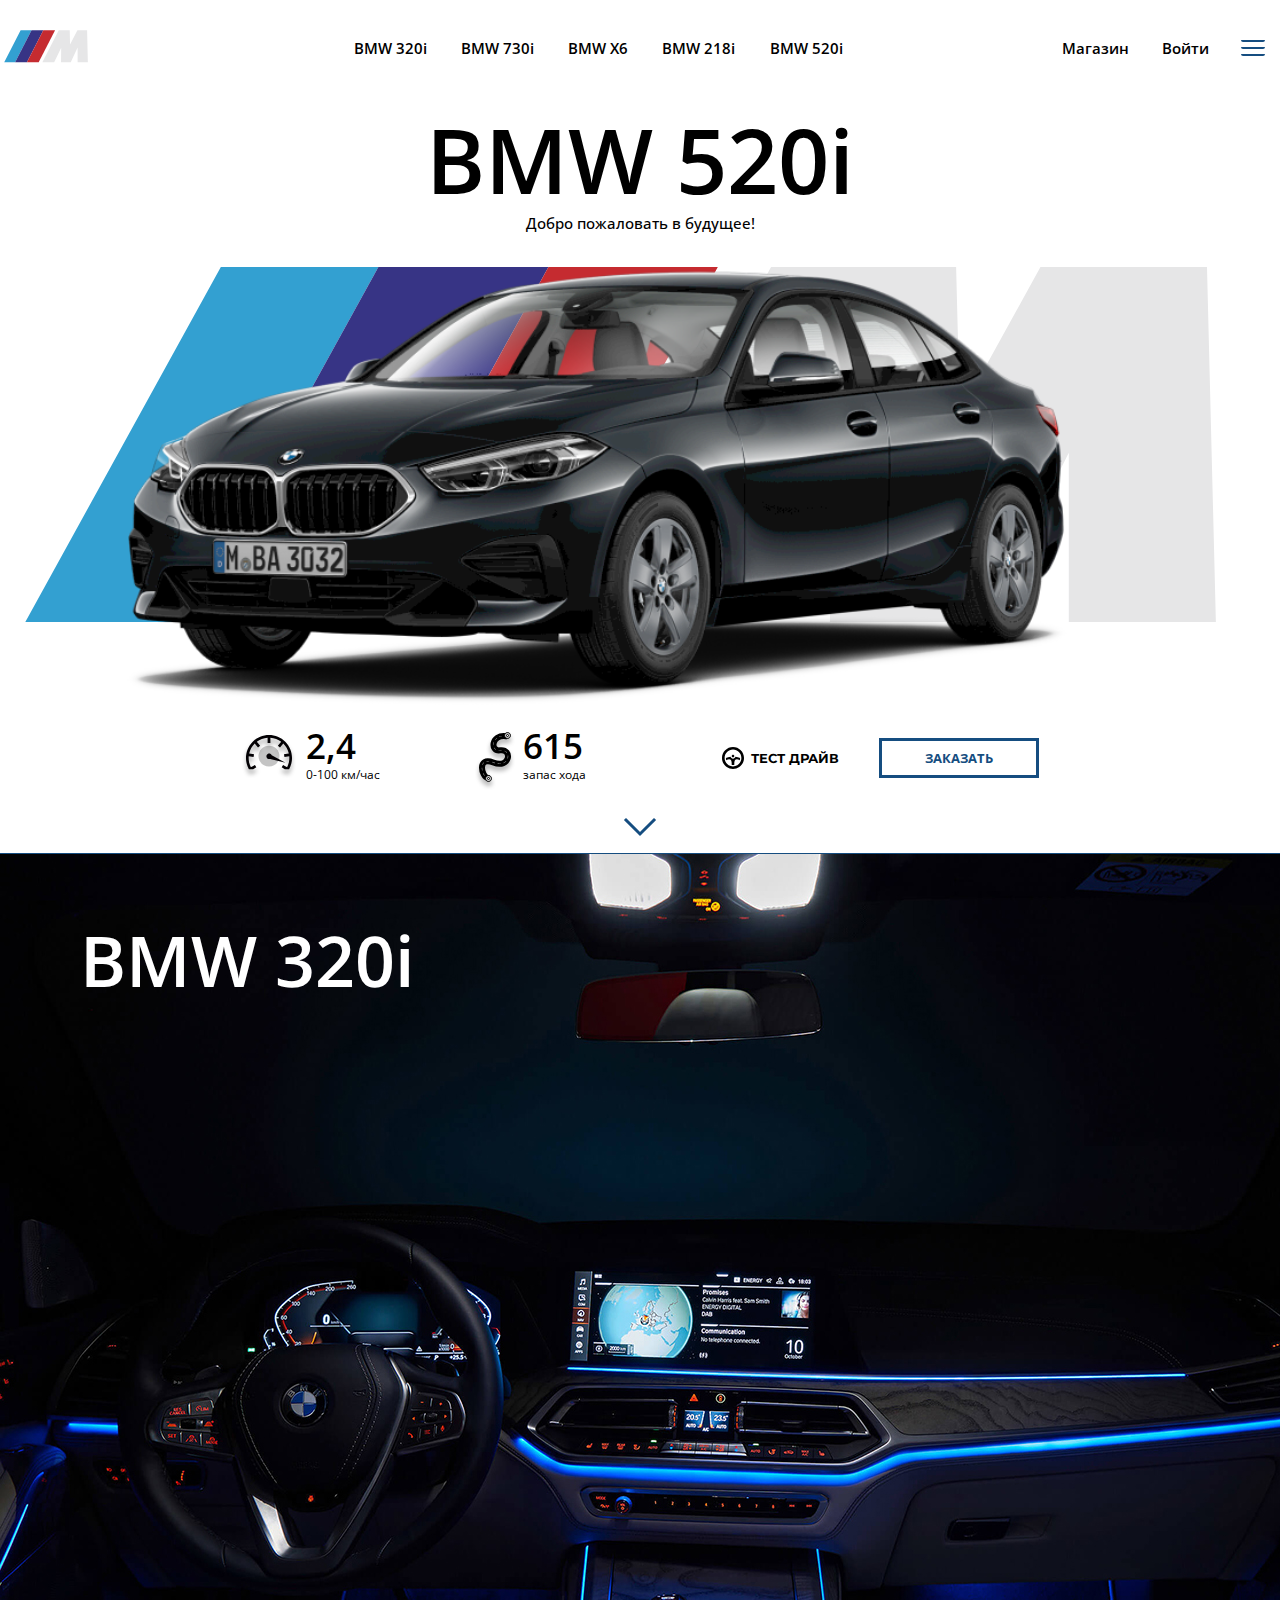
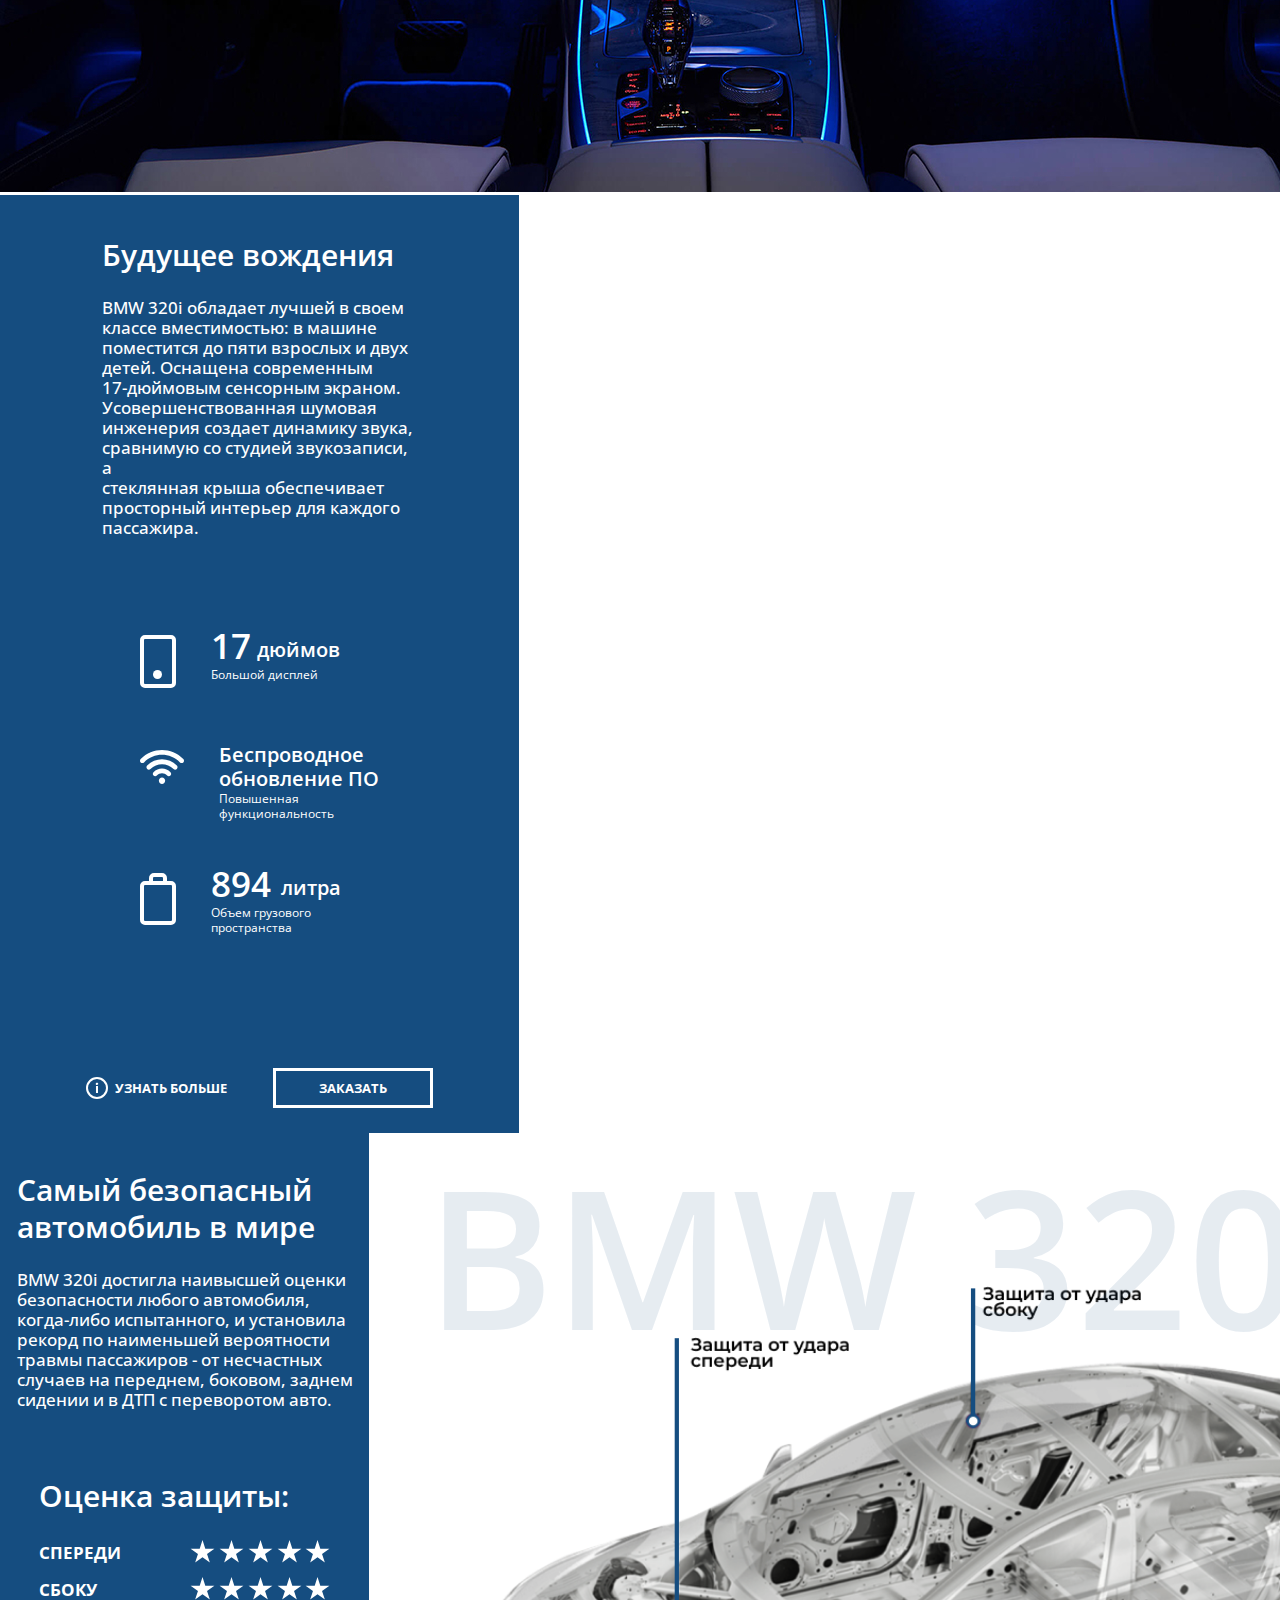
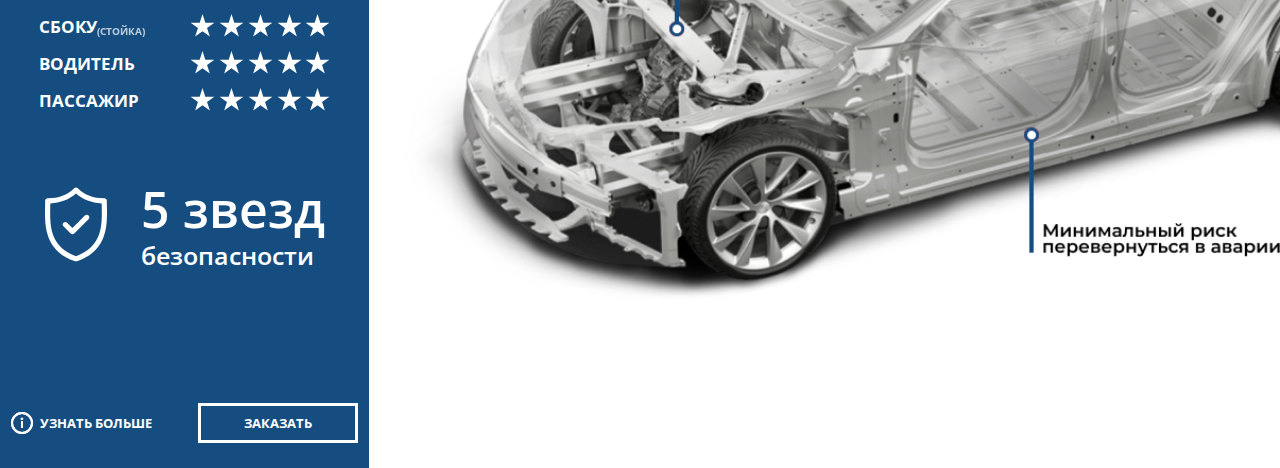
<file: сайт/html/index4.html>
<!DOCTYPE html>
<html lang="en">

<head>
    <meta charset="UTF-8">
    <meta http-equiv="X-UA-Compatible" content="IE=edge">
    <meta name="viewport" content="width=device-width, initial-scale=1.0">
    <link rel="stylesheet" href="../css/normalize.css">
    <link rel="stylesheet" href="../css/style.css">
    <link href="https://fonts.googleapis.com/css2?family=Montserrat:wght@400;500;600;700&display=swap" rel="stylesheet">
    <title>Document</title>
</head>

<body>
    <header class="header">
        <div class="header__wrapper">
            <img src="../img/logo1.svg" alt="" class="header__logo">
            <nav class="header__nav">
                <ul class="header__list">
                    <li class="header__item">
                        <a href="../index.html" class="header__link">BMW 320i</a>
                    </li>
                    <li class="header__item">
                        <a href="index1.html" class="header__link">BMW 730i</a>
                    </li>
                    <li class="header__item">
                        <a href="index2.html" class="header__link">BMW X6</a>
                    </li>
                    <li class="header__item">
                        <a href="index3.html" class="header__link">BMW 218i</a>
                    </li>
                    <li class="header__item">
                        <a href="index4.html" class="header__link">BMW 520i</a>
                    </li>
                </ul>
            </nav>
            <div class="header__buttons">
                <a href="" class="shop__link links">Магазин</a>
                <a href="index-login.html" class="login__link">Войти</a>
                <div class="header__menu">
                    <div class="header__line"></div>
                    <div class="header__line"></div>
                    <div class="header__line"></div>
                </div>
            </div>
        </div>
    </header>
    <main class="main">
        <section class="model">
            <div class="model__wrapper">
                <div class="model__title">BMW 520i</div>
                <div class="model__subtitle">Добро пожаловать в будущее!</div>
                <div class="model__main-pic">
                    <div class="model__main_wrapper">
                        <img class="car-pic" src="../img/car-520i.png" alt="">
                    </div>
                </div>
            </div>
            <div class="model__second-block">
                <div class="model__curves">
                    <div class="first__curve curve">
                        <div class="speed-pic"></div>
                        <div class="speed__info-1">
                            <div class="per-sec">
                                <div class="numeral">2,4</div>
                                <div class="sec">сек</div>
                            </div>
                            <div class="per-hour">0-100 км/час</div>
                        </div>
                    </div>
                    <div class="second__curve curve">
                        <div class="road-pic"></div>
                        <div class="speed__info-2">
                            <div class="per-sec">
                                <div class="numeral numeral-2">615</div>
                                <div class="sec">км</div>
                            </div>
                            <div class="per-hour">запас хода</div>
                        </div>
                    </div>
                </div>
                <div class="btns__block">
                    <div class="test-drive__block">
                        <div class="wheel-pic"></div>
                        <a href="" class="test-drive__link">Тест драйв</a>
                    </div>
                    <button class="to-order to-order1 ordering">Заказать</button>
                </div>
            </div>
            <div class="arrow-block">
                <img src="../img/arrow.svg" alt="" class="arrow-down">
            </div>
        </section>
        <section class="salon">
            <div class="salon__left-block">
                <div class="salon__title">BMW 320i</div>
                <img src="../img/salon1.jpg" alt="" class="salon-pic">
            </div>
            <div class="salon__right-block">
                <div class="title-text__block">
                    <div class="title-block">Будущее вождения</div>
                    <div class="text-block">BMW 320i обладает лучшей в своем <br> классе вместимостью: в машине <br> поместится до пяти взрослых и двух <br> детей. Оснащена современным <br> 17-дюймовым сенсорным экраном. <br> Усовершенствованная шумовая <br> инженерия создает динамику звука, <br> сравнимую со студией звукозаписи, а <br> стеклянная крыша обеспечивает <br> просторный интерьер для каждого <br> пассажира.</div>
                </div>
                <div class="edges-block">
                    <div class="first__curve curve first__edge">
                        <div class="screen-pic"></div>
                        <div class="speed__info-1 edge-info">
                            <div class="per-sec all-size">
                                <div class="numeral digit">17</div>
                                <div class="sec size">дюймов</div>
                            </div>
                            <div class="per-hour big-size">Большой дисплей</div>
                        </div> 
                    </div>   
                    <div class="first__curve curve second__edge">
                        <div class="wifi-pic"></div>
                        <div class="speed__info-1 edge-info">
                            <div class="per-sec renewal">
                                <div class="sec size">Беспроводное <br> обновление ПО</div>
                            </div>
                            <div class="per-hour big-size">Повышенная <br> функциональность</div>
                        </div> 
                    </div>
                    <div class="first__curve curve third__edge">
                        <div class="bag-pic"></div>
                        <div class="speed__info-1 edge-info">
                            <div class="per-sec all-cap">
                                <div class="numeral capacity">894</div>
                                <div class="sec size">литра</div>
                            </div>
                            <div class="per-hour big-size">Объем грузового <br> пространства</div>
                        </div> 
                    </div>      
                </div>
                <div class="btns__block-2">
                    <div class="info__block">
                        <div class="info-pic"></div>
                        <a href="" class="more-info">УЗНАТЬ БОЛЬШЕ</a>
                    </div>
                    <button class="to-order to-order-2">Заказать</button>
                </div>
            </div>
        </section>
        <section class="safety">
        <div class="safety__left-block salon__right-block">
            <div class="title-text__block-2">
                <div class="title-block">Самый безопасный <br> автомобиль в мире</div>
                <div class="text-block">BMW 320i достигла наивысшей оценки <br> безопасности любого автомобиля, <br>
                    когда-либо испытанного, и установила <br> рекорд по наименьшей вероятности <br> травмы пассажиров -
                    от несчастных <br> случаев на переднем, боковом, заднем <br> сидении и в ДТП с переворотом авто.
                </div>
            </div>
            <div class="rating-block">
                <div class="rating-text">Оценка защиты:</div>
                <div class="main__group">
                    <div class="first-group group">
                        <div class="group-text">Спереди</div>
                        <img src="../img/stars.svg" alt="" class="stars">
                    </div>
                    <div class="second-group group">
                        <div class="group-text">Сбоку</div>
                        <img src="../img/stars.svg" alt="" class="stars">
                    </div>
                    <div class="third-group group">
                        <div class="group-text group-text-3">Сбоку <span class="group-subtext">(стойка)</span></div>
                        <img src="../img/stars.svg" alt="" class="stars">
                    </div>
                    <div class="fourth-group group">
                        <div class="group-text">ВОДИТЕЛЬ</div>
                        <img src="../img/stars.svg" alt="" class="stars">
                    </div>
                    <div class="fifth-group group">
                        <div class="group-text">ПАССАжир</div>
                        <img src="../img/stars.svg" alt="" class="stars">
                    </div>
                </div>
            </div>
            <div class="final-assessment rating-block">
                <img src="../img/security.svg" alt="" class="security-pic">
                <div class="all__stars-text">
                    <div class="stars-numb">5 звезд</div>
                    <div class="sub-numb">безопасности</div>
                </div>
            </div>
            <div class="btns__block-2 btns__block-3">
                <div class="info__block">
                    <img src="../img/info.svg" alt="" class="info-pic">
                    <a href="" class="more-info">УЗНАТЬ БОЛЬШЕ</a>
                </div>
                <button class="to-order to-order-2">Заказать</button>
            </div>
            </div>
            <div class="salon__left-block safety__right-block">
            <div class="safety__title_wrapper">
                <div class="safety__title">BMW 320i</div>
            </div>
            <div class="safety-pic__wrapper">
                <img src="../img/display.png" alt="" class="safety-pic">
            </div>
        </div>
        </section>
    </main>
    <section class="model1">
        <div class="model__main-pic1">
                <img class="car-pic1" src="../img/car-520i.png" alt="">
                <div class="price-block">от 2 900 000 ₽</div>
        </div>
        <div class="sentence-block-wrapper">
            <div class="sentence-block">
                <div class="sentence">ПОЛУЧИТЬ <br> ПРЕДЛОЖЕНИЕ</div>
                    <div class="private-data">ЛИЧНЫЕ ДАННЫЕ</div>
                    <input type="text" class="name-input" placeholder="Ваше имя *">
                    <input type="text" class="after-name" placeholder="Ваша фамилия *">
                    <div class="contact-info">КОНТАКТНАЯ ИНФОРМАЦИЯ</div>
                    <input type="text" class="phone-number" placeholder="Ваш номер *">
                        <label class="label-checkbox">
                            <input type="checkbox" class="agreement">
                            Нажимая кнопку, вы даете согласие на обработку ваших персональных данных, дальнейшую коммуникацию, а также согласие с правилами оказания услуг по резервированию товаров на сайте
                        </label>
                    <button class="send-data to-order">Отправить</button>
            </div>
        </div>
    </section>
    <script src="../app.js"></script>
</body>

</html>
</file>
<file: сайт/css/style.css>
@import url(https://fonts.googleapis.com/css?family=Open+Sans:400,700);
@import url('https://cdnjs.cloudflare.com/ajax/libs/font-awesome/4.2.0/css/font-awesome.min.css');

*{
	font-family: 'Open Sans', 'sans-serif', 'FontAwesome';
}

body {
    font-weight: 600;
    font-size: 15px;
    color: #fff;
    font-family: "Montserrat", sans-serif;
    font-style: normal;
    line-height: 18px;
}

.main-block {
    display: flex;
}

input {
    width: 400px;
    height: 45px;
    margin-bottom: 30px;
}

.agree-send {
    width: 100%;
    display: flex;
    justify-content: space-around;
}

.agreement {
    margin: 0;
    width: 25px;
    height: 25px;
    border-bottom: 1px solid #000;
}

.label-checkbox {
    font-size: 16px;
    font-weight: normal;
}

.unifying-block {
    width: 400px;
    display: flex;
    justify-content: space-between;
}

.remember-me {
    width: 15px;
    height: 15px;
}

.forgot {
    text-decoration: none;
    color: #000;
}

.login {
    width: 400px;
    height: 45px;
    background-color: #fff;
    border: 3px solid #154d80;
    font-size: 18px;
    color: #154d80;
    font-weight: bold;
}

.login:hover {
    background-color: #154d80;
    color: #fff;
}

.right-block {
    display: flex;
    flex-direction: column;
    align-items: center;
    justify-content: center;
    width: 608px
}

.right__block-title {
    text-align: center;
    line-height: 40px;
    font-size: 37px;
    color: #000;
    margin-bottom: 40px;
    font-weight: 300;
}

.login__link {
    text-decoration: none;
    color: #000;
}

.header__wrapper {
    padding-right: 15px;
    max-width: 1337px;
    margin: 24px auto 0;
    display: flex;
    justify-content: space-between;
}

.header__item {
    list-style: none;
}

.header__link {
    text-decoration: none;
    color: #000;
}

.header__link:hover {
    color: #154d80;
    border-bottom: #154d80 solid 2px;
}

.links {
    color: #000;
    text-decoration: none;
    padding: 0;
    border: none;
    font: inherit;
    color: #000;
    background-color: transparent;
    cursor: pointer;
}

.header__list {
    width: 489px;
    display: flex;
    justify-content: space-between;
}

.edge {
    display: flex;
}

.header__buttons {
    width: 203px;
    display: flex;
    justify-content: space-between;
    align-items: center;
}

.header__menu {
    height: 23px;
}

.header__line {
    width: 24px;
    height: 3px;
    border-bottom: #154d80 solid 2px;
    border-radius: 2px;
    margin-top: 2px;
}

.header__line:first-child {
    margin-top: 0;
}

.model1 {
    display: flex;
    align-items: center;
    color: #000;
    height: 100vh;
    display: none;
}

.sentence {
    font-size: 40px;
    line-height: 56px;
    text-align: center;
}

.sentence-block-wrapper {
    width: 50%;
    height: 100%;
    display: flex;
    align-items: center;
    justify-content: center;
    background-color: #f2f2f2;
}

label {
    color: #000;
}

.sentence-block {
    width: 50%;
    display: flex;
    flex-direction: column;
    align-items: center;
    justify-content: space-between;

    height: 80%;
}

.form-block {
    display: flex;
    flex-direction: column;
    align-items: center;
}

.model__title {
    font-size: 90px;
    line-height: 110px;
    color: #000000;
}

.model__subtitle {
    font-weight: 500;
    color: #000000;
}

.model__wrapper {
    max-width: 1400px;
    margin: 2.5% auto 0;
    display: flex;
    flex-direction: column;
    align-items: center;
}

.model__main-pic {
    width: 108%;
    height: 355px;
    margin-top: 35px;
    background: url(../img/bmw-bg1.svg) no-repeat center center;
    background-size: cover;
}
.model__main_wrapper {
    margin: -7px auto 0;
    padding-right: 89px;
    max-width: 968px;
}

.model__main_wrapper1 {
    width: auto;
    display: flex;
    flex-direction: column;
    align-items: center;
}

.car-pic {
    width: 100%;
    height: auto;
}

.car-pic1 {
    width: 90%;
    height: auto;
    margin-bottom: 20px;
}

.price-block {
    color: #000;
    font-weight: normal;
    font-size: 20px;
}

.model__main-pic1 {
    width: 50%;
    display: flex;
    flex-direction: column;
    align-items: center;
}

.model__second-block {
    max-width: 798px;
    margin: 8% auto 0;
    display: flex;
    justify-content: space-between;
    padding: 0 15px;
}

.model__curves {
    width: 375px;
    display: flex;
    justify-content: space-between;
}

.curve {
    display: flex;
}

.speed-pic {
    width: 55px;
    background: url(../img/speed.svg) no-repeat center;
    margin-top: -3px;
}

.road-pic {
    width: 40px;
    height: 60px;
    background: url(../img/road.svg) no-repeat center;
    margin-top: 7px;
}

.speed__info-1 {
    margin-left: 10px;
}

.speed__info-2 {
    margin-left: 8px;
}

.per-sec {
    display: flex;
}

.numeral {
    font-size: 35px;
    line-height: 43px;
    color: #000000;
    margin-right: 6px;
}

.sec {
    font-size: 20px;
    line-height: 24px;
    color: #fff;
    padding-top: 14.2px;
}

.sec2 {
    padding-top: 0;
}

.per-hour {
    font-weight: normal;
    font-size: 12px;
    line-height: 15px;
    color: #000000;
}

.btns__block {
    display: flex;
    align-items: center;
    margin-left: 15px;
}

.test-drive__block {
    display: flex;
    align-items: center;
    margin-right: 40px;
}

.wheel-pic {
    width: 22px;
    height: 22px;
    background: url(../img/wheel.svg) no-repeat center;
}

.test-drive__link {
    font-family: Montserrat;
    font-weight: bold;
    font-size: 13px;
    line-height: 16px;
    text-align: center;
    text-transform: uppercase;
    color: #000000;
    text-decoration: none;
    margin-left: 7px;
}

.to-order {
    width: 160px;
    height: 40px;
    border: 3px solid #154d80;
    background: none;
    font-weight: bold;
    font-size: 13px;
    line-height: 16px;
    text-align: center;
    text-transform: uppercase;
    color: #154d80;
}

.to-order:hover {
    background: #154d80;
    color: #fff;
}

.arrow-block {
    width: 100px;
    text-align: center;
    margin: 2% auto 1%;
}

.salon {
    display: flex;
    justify-content: space-between;
    flex-wrap: wrap;
    border-top: 1px solid #154d80;;
}

.salon__left-block {
    position: relative;
    max-width: 1272px;
}

.safety__right-block {
    position: relative;
    max-width: 1272px;
}

.salon__title {
    font-size: 70px;
    line-height: 85px;
    color: #fff;
    margin: 64px 0 0 80px;
    position: absolute;
    z-index: 99;
}

.salon-pic {
    position: relative;
}

.salon__right-block {
    width: 519px;
    height: 938px;
    background: #154d80;
    position: relative;
    display: flex;
    flex-direction: column;
    justify-content: space-between;
    align-items: center;
}

.title-text__block {
    width: 316px;
}

.title-block {
    font-size: 30px;
    line-height: 37px;
    margin-top: 41px;
    margin-bottom: 25px;
}

.text-block {
    font-weight: 500;
    font-size: 17px;
    line-height: 20px;
}

.edges-block {
    height: 300px;
    display: flex;
    flex-direction: column;
    justify-content: space-between;
    margin-bottom: 36px;
}

.screen-pic {
    width: 36px;
    height: 53px;
    background: url(../img/screen.svg) no-repeat center;
}

.edge-info {
    margin-top: -11px;
    margin-left: 35px;
}

.digit {
    color: #fff;
}

.big-size {
    color: #fff;
}

.wifi-pic {
    margin-top: 10px;
    width: 44px;
    height: 34px;
    background: url(../img/wifi.svg) no-repeat center;
}

.bag-pic {
    width: 36px;
    height: 52px;
    background: url(../img/bag.svg) no-repeat center;
}

.capacity {
    color: #fff;
    margin-right: 10px;
}

.btns__block-2 {
    width: 347px;
    display: flex;
    justify-content: space-between;
    margin-bottom: 25px;
}

.info__block {
    display: flex;
    align-items: center;
}

.info-pic {
    width: 22px;
    height: 22px;
    background: url(../img/info.svg) no-repeat center;
}

.more-info {
    font-weight: bold;
    font-size: 13px;
    line-height: 16px;
    text-align: center;
    text-decoration: none;
    color: #fff;
    margin-left: 7px;
}

.to-order-2 {
    border-color: #fff;
    color: #fff;
    background-color: #154d80;
}

.to-order-2:hover {
    background-color: #fff;
    color: #154d80;
}

.safety {
    display: flex;
}

.safety__left-block {
    margin-top: -3px;
    width: 519px;
    height: 938px;
    background: #154d80;
    position: relative;
    display: flex;
    flex-direction: column;
    justify-content: space-between;
    align-items: center;
}   

.rating-block {
    width: 291px;
    margin: 24px 0 0 0;
}

.rating-text {
    font-size: 30px;
    line-height: 37px;
    margin-bottom: 26px;
}

.group {
    display: flex;
    justify-content: space-between;
    align-items: center;
    margin-bottom: 12px;
}

.group-text {
    font-weight: bold;
    font-size: 17px;
    line-height: 21px;
    text-transform: uppercase;
}

.group-text-3 {
    display: flex;
    align-items: flex-end;
}

.group-subtext {
    font-weight: bold;
    font-size: 10px;
    line-height: 12px;
    text-transform: uppercase;
    opacity: 0.7;
}

.final-assessment {
    width: 280px;
    display: flex;
    justify-content: space-between;
    margin: 11px 0 0 0;
}

.stars-numb {
    font-size: 50px;
    line-height: 61px;
}

.sub-numb {
    font-size: 25px;
    line-height: 30px;
}

.btns__block-3 {
    margin: 90px 0 25px 0;
    width: 347px;
    display: flex;
    justify-content: space-between;
}
.safety__title_wrapper{
    display: absolute;
    display: flex;
    justify-content: flex-end;
    width: 108%;
}
.safety__title {
    font-size: 194px;
    line-height: 244px;
    color: #154d80;
    opacity: 0.1;
}

.safety-pic__wrapper {
    max-width: 1049px;
    margin-top: -94px;
    margin-left: 20px;
}

.safety-pic {
    width: 125%;
    height: auto;
}

.private-data {
    margin: 20px 0 10px;
}

.safety__line {
    width: 1000px;
    margin-top: 77px;
}

.made-in__block {
    position: absolute;
    right: 0;
    bottom: 0;
    display: flex;
    justify-content: flex-end;
    padding: 5px 20px 5px 0;
}

.safety__right-block{
    width: 100%;
}
</file>
